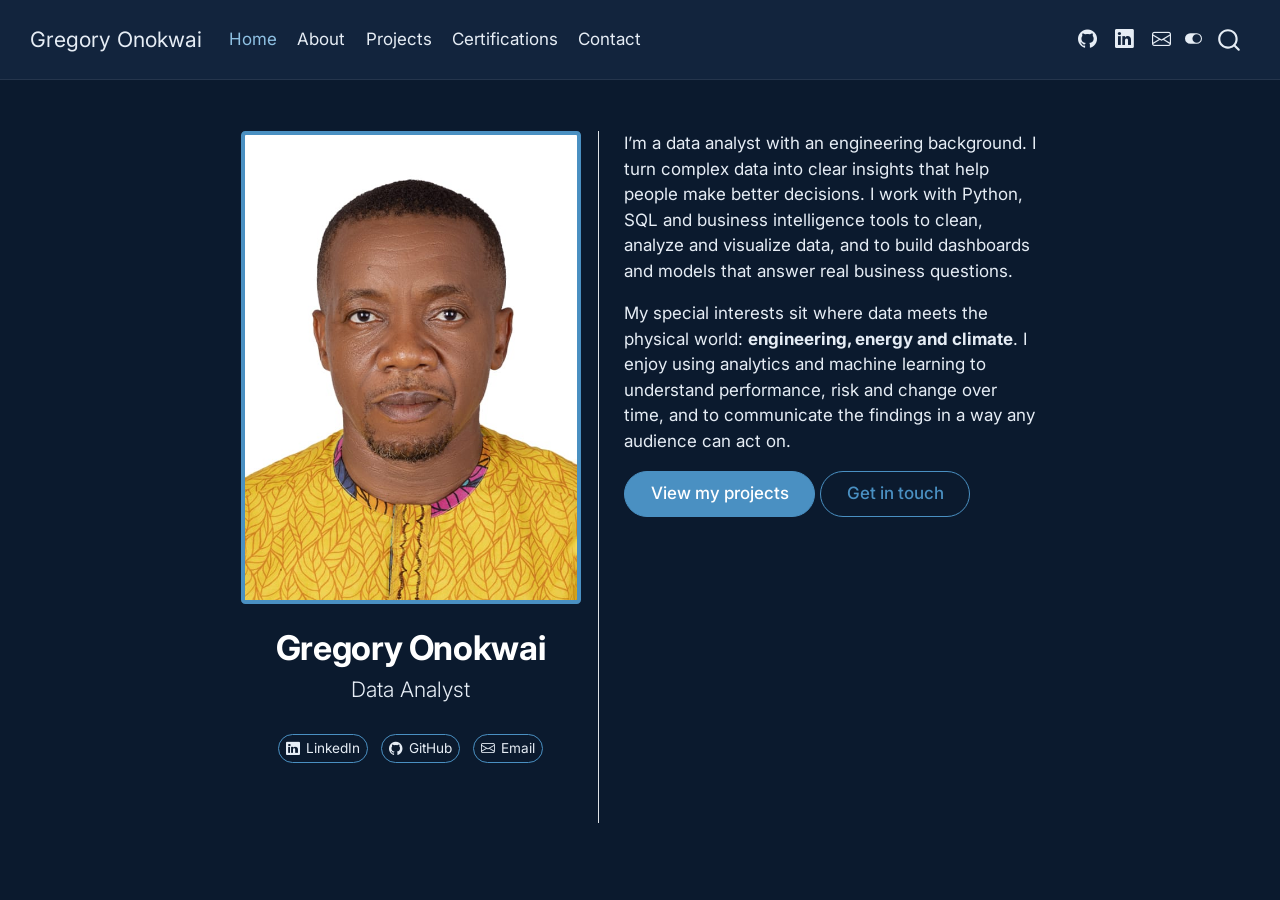
<file: docs/index.html>
<!DOCTYPE html>
<html xmlns="http://www.w3.org/1999/xhtml" lang="en" xml:lang="en"><head>

<meta charset="utf-8">
<meta name="generator" content="quarto-1.10.20">

<meta name="viewport" content="width=device-width, initial-scale=1.0, user-scalable=yes">


<title>Gregory Onokwai</title>
<style>
/* Default styles provided by pandoc.
** See https://pandoc.org/MANUAL.html#variables-for-html for config info.
*/
span.smallcaps{font-variant: small-caps;}
div.columns{display: flex; gap: 1.5em;}
div.column{flex: auto;}
@media screen {
div.columns{gap: min(4vw, 1.5em);}
div.column{overflow-x: auto;}
}
div.hanging-indent{margin-left: 1.5em; text-indent: -1.5em;}
ul.task-list{list-style: none;}
ul.task-list li input[type="checkbox"] {
  width: 0.8em;
  margin: 0 0.8em 0.2em -1em; /* quarto-specific, see https://github.com/quarto-dev/quarto-cli/issues/4556 */ 
  vertical-align: middle;
}
</style>


<script src="site_libs/quarto-nav/quarto-nav.js"></script>
<script src="site_libs/quarto-nav/headroom.min.js"></script>
<script src="site_libs/clipboard/clipboard.min.js"></script>
<script src="site_libs/quarto-search/autocomplete.umd.js"></script>
<script src="site_libs/quarto-search/fuse.min.js"></script>
<script src="site_libs/quarto-search/quarto-search.js"></script>
<meta name="quarto:offset" content="./">
<script src="site_libs/quarto-html/quarto.js" type="module"></script>
<script src="site_libs/quarto-html/tabsets/tabsets.js" type="module"></script>
<script src="site_libs/quarto-html/popper.min.js"></script>
<script src="site_libs/quarto-html/tippy.umd.min.js"></script>
<link href="site_libs/quarto-html/tippy.css" rel="stylesheet">
<link href="site_libs/quarto-html/quarto-syntax-highlighting-17888a1159294d3eb470f19f6f52f5a5.css" rel="stylesheet" class="quarto-color-scheme" id="quarto-text-highlighting-styles">
<link href="site_libs/quarto-html/quarto-syntax-highlighting-dark-0ae969d3293726db143f6e9eb89af930.css" rel="stylesheet" class="quarto-color-scheme quarto-color-alternate" id="quarto-text-highlighting-styles">
<script src="site_libs/bootstrap/bootstrap.min.js"></script>
<link href="site_libs/bootstrap/bootstrap-icons.css" rel="stylesheet">
<link href="site_libs/bootstrap/bootstrap-172ba59bd5e0b52282274ba0c0cc16fc.min.css" rel="stylesheet" append-hash="true" class="quarto-color-scheme" id="quarto-bootstrap" data-mode="light">
<link href="site_libs/bootstrap/bootstrap-dark-54be7851a81d0b10a2145194253ef641.min.css" rel="stylesheet" append-hash="true" class="quarto-color-scheme quarto-color-alternate" id="quarto-bootstrap" data-mode="dark">
<script id="quarto-search-options" type="application/json">{
  "location": "navbar",
  "copy-button": false,
  "collapse-after": 3,
  "panel-placement": "end",
  "type": "overlay",
  "limit": 50,
  "keyboard-shortcut": [
    "f",
    "/",
    "s"
  ],
  "show-item-context": false,
  "language": {
    "search-no-results-text": "No results",
    "search-matching-documents-text": "matching documents",
    "search-copy-link-title": "Copy link to search",
    "search-hide-matches-text": "Hide additional matches",
    "search-more-match-text": "more match in this document",
    "search-more-matches-text": "more matches in this document",
    "search-clear-button-title": "Clear",
    "search-text-placeholder": "",
    "search-detached-cancel-button-title": "Cancel",
    "search-submit-button-title": "Submit",
    "search-label": "Search"
  }
}</script>


<link rel="stylesheet" href="styles.css">
</head>

<body class="nav-fixed fullcontent quarto-dark"><script id="quarto-html-before-body" type="application/javascript">
    const toggleBodyColorMode = (bsSheetEl) => {
      const mode = bsSheetEl.getAttribute("data-mode");
      const bodyEl = window.document.querySelector("body");
      if (mode === "dark") {
        bodyEl.classList.add("quarto-dark");
        bodyEl.classList.remove("quarto-light");
      } else {
        bodyEl.classList.add("quarto-light");
        bodyEl.classList.remove("quarto-dark");
      }
    }
    const toggleBodyColorPrimary = () => {
      const bsSheetEl = window.document.querySelector("link#quarto-bootstrap:not([rel=disabled-stylesheet])");
      if (bsSheetEl) {
        toggleBodyColorMode(bsSheetEl);
      }
    }
    const setColorSchemeToggle = (alternate) => {
      const toggles = window.document.querySelectorAll('.quarto-color-scheme-toggle');
      for (let i=0; i < toggles.length; i++) {
        const toggle = toggles[i];
        if (toggle) {
          if (alternate) {
            toggle.classList.add("alternate");
          } else {
            toggle.classList.remove("alternate");
          }
        }
      }
    };
    const toggleColorMode = (alternate) => {
      // Switch the stylesheets
      const primaryStylesheets = window.document.querySelectorAll('link.quarto-color-scheme:not(.quarto-color-alternate)');
      const alternateStylesheets = window.document.querySelectorAll('link.quarto-color-scheme.quarto-color-alternate');
      manageTransitions('#quarto-margin-sidebar .nav-link', false);
      if (alternate) {
        // note: dark is layered on light, we don't disable primary!
        enableStylesheet(alternateStylesheets);
        for (const sheetNode of alternateStylesheets) {
          if (sheetNode.id === "quarto-bootstrap") {
            toggleBodyColorMode(sheetNode);
          }
        }
      } else {
        disableStylesheet(alternateStylesheets);
        enableStylesheet(primaryStylesheets)
        toggleBodyColorPrimary();
      }
      manageTransitions('#quarto-margin-sidebar .nav-link', true);
      // Switch the toggles
      setColorSchemeToggle(alternate)
      // Hack to workaround the fact that safari doesn't
      // properly recolor the scrollbar when toggling (#1455)
      if (navigator.userAgent.indexOf('Safari') > 0 && navigator.userAgent.indexOf('Chrome') == -1) {
        manageTransitions("body", false);
        window.scrollTo(0, 1);
        setTimeout(() => {
          window.scrollTo(0, 0);
          manageTransitions("body", true);
        }, 40);
      }
    }
    const disableStylesheet = (stylesheets) => {
      for (let i=0; i < stylesheets.length; i++) {
        const stylesheet = stylesheets[i];
        stylesheet.rel = 'disabled-stylesheet';
      }
    }
    const enableStylesheet = (stylesheets) => {
      for (let i=0; i < stylesheets.length; i++) {
        const stylesheet = stylesheets[i];
        if(stylesheet.rel !== 'stylesheet') { // for Chrome, which will still FOUC without this check
          stylesheet.rel = 'stylesheet';
        }
      }
    }
    const manageTransitions = (selector, allowTransitions) => {
      const els = window.document.querySelectorAll(selector);
      for (let i=0; i < els.length; i++) {
        const el = els[i];
        if (allowTransitions) {
          el.classList.remove('notransition');
        } else {
          el.classList.add('notransition');
        }
      }
    }
    const isFileUrl = () => {
      return window.location.protocol === 'file:';
    }
    const hasAlternateSentinel = () => {
      let styleSentinel = getColorSchemeSentinel();
      if (styleSentinel !== null) {
        return styleSentinel === "alternate";
      } else {
        return false;
      }
    }
    const setStyleSentinel = (alternate) => {
      const value = alternate ? "alternate" : "default";
      if (!isFileUrl()) {
        window.localStorage.setItem("quarto-color-scheme", value);
      } else {
        localAlternateSentinel = value;
      }
    }
    const getColorSchemeSentinel = () => {
      if (!isFileUrl()) {
        const storageValue = window.localStorage.getItem("quarto-color-scheme");
        return storageValue != null ? storageValue : localAlternateSentinel;
      } else {
        return localAlternateSentinel;
      }
    }
    const toggleGiscusIfUsed = (isAlternate, darkModeDefault) => {
      const baseTheme = document.querySelector('#giscus-base-theme')?.value ?? 'light';
      const alternateTheme = document.querySelector('#giscus-alt-theme')?.value ?? 'dark';
      let newTheme = '';
      if(authorPrefersDark) {
        newTheme = isAlternate ? baseTheme : alternateTheme;
      } else {
        newTheme = isAlternate ? alternateTheme : baseTheme;
      }
      const changeGiscusTheme = () => {
        // From: https://github.com/giscus/giscus/issues/336
        const sendMessage = (message) => {
          const iframe = document.querySelector('iframe.giscus-frame');
          if (!iframe) return;
          iframe.contentWindow.postMessage({ giscus: message }, 'https://giscus.app');
        }
        sendMessage({
          setConfig: {
            theme: newTheme
          }
        });
      }
      const isGiscussLoaded = window.document.querySelector('iframe.giscus-frame') !== null;
      if (isGiscussLoaded) {
        changeGiscusTheme();
      }
    };
    const authorPrefersDark = true;
    const darkModeDefault = authorPrefersDark;
    let localAlternateSentinel = darkModeDefault ? 'alternate' : 'default';
    // Dark / light mode switch
    window.quartoToggleColorScheme = () => {
      // Read the current dark / light value
      let toAlternate = !hasAlternateSentinel();
      toggleColorMode(toAlternate);
      setStyleSentinel(toAlternate);
      toggleGiscusIfUsed(toAlternate, darkModeDefault);
      window.dispatchEvent(new Event('resize'));
    };
    // Switch to dark mode if need be
    if (hasAlternateSentinel()) {
      toggleColorMode(true);
    } else {
      toggleColorMode(false);
    }
  </script>

<div id="quarto-search-results"></div>
  <header id="quarto-header" class="headroom fixed-top">
    <nav class="navbar navbar-expand-lg " data-bs-theme="dark">
      <div class="navbar-container container-fluid">
      <div class="navbar-brand-container mx-auto">
    <a class="navbar-brand" href="./index.html">
    <span class="navbar-title">Gregory Onokwai</span>
    </a>
  </div>
            <div id="quarto-search" class="" title="Search"></div>
          <button class="navbar-toggler" type="button" data-bs-toggle="collapse" data-bs-target="#navbarCollapse" aria-controls="navbarCollapse" role="menu" aria-expanded="false" aria-label="Toggle navigation" onclick="if (window.quartoToggleHeadroom) { window.quartoToggleHeadroom(); }">
  <span class="navbar-toggler-icon"></span>
</button>
          <div class="collapse navbar-collapse" id="navbarCollapse">
            <ul class="navbar-nav navbar-nav-scroll me-auto">
  <li class="nav-item">
    <a class="nav-link active" href="./index.html" aria-current="page"> 
<span class="menu-text">Home</span></a>
  </li>  
  <li class="nav-item">
    <a class="nav-link" href="./about.html"> 
<span class="menu-text">About</span></a>
  </li>  
  <li class="nav-item">
    <a class="nav-link" href="./projects.html"> 
<span class="menu-text">Projects</span></a>
  </li>  
  <li class="nav-item">
    <a class="nav-link" href="./certifications.html"> 
<span class="menu-text">Certifications</span></a>
  </li>  
  <li class="nav-item">
    <a class="nav-link" href="./contact.html"> 
<span class="menu-text">Contact</span></a>
  </li>  
</ul>
            <ul class="navbar-nav navbar-nav-scroll ms-auto">
  <li class="nav-item compact">
    <a class="nav-link" href="https://github.com/GregoryOnokwai"> <i class="bi bi-github" role="img">
</i> 
<span class="menu-text"></span></a>
  </li>  
  <li class="nav-item compact">
    <a class="nav-link" href="https://linkedin.com/in/gregory-onokwai"> <i class="bi bi-linkedin" role="img">
</i> 
<span class="menu-text"></span></a>
  </li>  
  <li class="nav-item compact">
    <a class="nav-link" href="mailto:gregoryonokwai@gmail.com"> <i class="bi bi-envelope" role="img">
</i> 
<span class="menu-text"></span></a>
  </li>  
</ul>
          </div> <!-- /navcollapse -->
            <div class="quarto-navbar-tools">
  <a href="" class="quarto-color-scheme-toggle quarto-navigation-tool  px-1" onclick="window.quartoToggleColorScheme(); return false;" title="Toggle dark mode"><i class="bi"></i></a>
</div>
      </div> <!-- /container-fluid -->
    </nav>
</header>
<!-- content -->
<div id="quarto-content" class="quarto-container page-columns page-rows-contents page-layout-article page-navbar">
<!-- sidebar -->
<!-- margin-sidebar -->
    
<!-- main -->
<div class="quarto-about-trestles">
  <div class="about-entity">
    <img src="passport/headshot.jpg" class="about-image
  rounded " style="width: 20em;">
<header id="title-block-header" class="quarto-title-block default">
<div class="quarto-title">
<h1 class="title">Gregory Onokwai</h1>
<p class="subtitle lead">Data Analyst</p>
</div>
<div class="quarto-title-meta">
  </div>
</header>
    <div class="about-links">
  <a href="https://linkedin.com/in/gregory-onokwai" class="about-link" rel="" target="">
    <i class="bi bi-linkedin"></i>
     <span class="about-link-text">LinkedIn</span>
  </a>
  <a href="https://github.com/GregoryOnokwai" class="about-link" rel="" target="">
    <i class="bi bi-github"></i>
     <span class="about-link-text">GitHub</span>
  </a>
  <a href="mailto:gregoryonokwai@gmail.com" class="about-link" rel="" target="">
    <i class="bi bi-envelope"></i>
     <span class="about-link-text">Email</span>
  </a>
</div>
  </div>
  <div class="about-contents"><main class="content" id="quarto-document-content">

<p>I’m a data analyst with an engineering background. I turn complex data into clear insights that help people make better decisions. I work with Python, SQL and business intelligence tools to clean, analyze and visualize data, and to build dashboards and models that answer real business questions.</p>
<p>My special interests sit where data meets the physical world: <strong>engineering, energy and climate</strong>. I enjoy using analytics and machine learning to understand performance, risk and change over time, and to communicate the findings in a way any audience can act on.</p>
<p><a href="./projects.html" class="btn btn-primary">View my projects</a> <a href="./contact.html" class="btn btn-outline-primary">Get in touch</a></p>


</main></div>
</div>
 <!-- /main -->
<script id="quarto-html-after-body" type="application/javascript">
  window.document.addEventListener("DOMContentLoaded", function (event) {
    // Ensure there is a toggle, if there isn't float one in the top right
    if (window.document.querySelector('.quarto-color-scheme-toggle') === null) {
      const a = window.document.createElement('a');
      a.classList.add('top-right');
      a.classList.add('quarto-color-scheme-toggle');
      a.href = "";
      a.onclick = function() { try { window.quartoToggleColorScheme(); } catch {} return false; };
      const i = window.document.createElement("i");
      i.classList.add('bi');
      a.appendChild(i);
      window.document.body.appendChild(a);
    }
    setColorSchemeToggle(hasAlternateSentinel())
    const isCodeAnnotation = (el) => {
      for (const clz of el.classList) {
        if (clz.startsWith('code-annotation-')) {                     
          return true;
        }
      }
      return false;
    }
    const onCopySuccess = function(e) {
      // button target
      const button = e.trigger;
      // don't keep focus
      button.blur();
      // flash "checked"
      button.classList.add('code-copy-button-checked');
      var currentTitle = button.getAttribute("title");
      button.setAttribute("title", "Copied!");
      let tooltip;
      if (window.bootstrap) {
        button.setAttribute("data-bs-toggle", "tooltip");
        button.setAttribute("data-bs-placement", "left");
        button.setAttribute("data-bs-title", "Copied!");
        tooltip = new bootstrap.Tooltip(button, 
          { trigger: "manual", 
            customClass: "code-copy-button-tooltip",
            offset: [0, -8]});
        tooltip.show();    
      }
      setTimeout(function() {
        if (tooltip) {
          tooltip.hide();
          button.removeAttribute("data-bs-title");
          button.removeAttribute("data-bs-toggle");
          button.removeAttribute("data-bs-placement");
        }
        button.setAttribute("title", currentTitle);
        button.classList.remove('code-copy-button-checked');
      }, 1000);
      // clear code selection
      e.clearSelection();
    }
    const getTextToCopy = function(trigger) {
      const outerScaffold = trigger.parentElement.cloneNode(true);
      const codeEl = outerScaffold.querySelector('code');
      for (const childEl of codeEl.children) {
        if (isCodeAnnotation(childEl)) {
          childEl.remove();
        }
      }
      return codeEl.innerText;
    }
    const clipboard = new window.ClipboardJS('.code-copy-button:not([data-in-quarto-modal])', {
      text: getTextToCopy
    });
    clipboard.on('success', onCopySuccess);
    if (window.document.getElementById('quarto-embedded-source-code-modal')) {
      const clipboardModal = new window.ClipboardJS('.code-copy-button[data-in-quarto-modal]', {
        text: getTextToCopy,
        container: window.document.getElementById('quarto-embedded-source-code-modal')
      });
      clipboardModal.on('success', onCopySuccess);
    }
      var localhostRegex = new RegExp(/^(?:http|https):\/\/localhost\:?[0-9]*\//);
      var mailtoRegex = new RegExp(/^mailto:/);
        var filterRegex = new RegExp("https:\/\/gregoryonokwai\.github\.io");
      var isInternal = (href) => {
          return filterRegex.test(href) || localhostRegex.test(href) || mailtoRegex.test(href);
      }
      // Inspect non-navigation links and adorn them if external
     var links = window.document.querySelectorAll('a[href]:not(.nav-link):not(.navbar-brand):not(.toc-action):not(.sidebar-link):not(.sidebar-item-toggle):not(.pagination-link):not(.no-external):not([aria-hidden]):not(.dropdown-item):not(.quarto-navigation-tool):not(.about-link)');
      for (var i=0; i<links.length; i++) {
        const link = links[i];
        if (!isInternal(link.href)) {
          // undo the damage that might have been done by quarto-nav.js in the case of
          // links that we want to consider external
          if (link.dataset.originalHref !== undefined) {
            link.href = link.dataset.originalHref;
          }
        }
      }
    function tippyHover(el, contentFn, onTriggerFn, onUntriggerFn) {
      const config = {
        allowHTML: true,
        maxWidth: 500,
        delay: 100,
        arrow: false,
        appendTo: function(el) {
            return el.parentElement;
        },
        interactive: true,
        interactiveBorder: 10,
        theme: 'quarto',
        placement: 'bottom-start',
      };
      if (contentFn) {
        config.content = contentFn;
      }
      if (onTriggerFn) {
        config.onTrigger = onTriggerFn;
      }
      if (onUntriggerFn) {
        config.onUntrigger = onUntriggerFn;
      }
      window.tippy(el, config); 
    }
    const noterefs = window.document.querySelectorAll('a[role="doc-noteref"]');
    for (var i=0; i<noterefs.length; i++) {
      const ref = noterefs[i];
      tippyHover(ref, function() {
        // use id or data attribute instead here
        let href = ref.getAttribute('data-footnote-href') || ref.getAttribute('href');
        try { href = new URL(href).hash; } catch {}
        const id = href.replace(/^#\/?/, "");
        const note = window.document.getElementById(id);
        if (note) {
          return note.innerHTML;
        } else {
          return "";
        }
      });
    }
    const xrefs = window.document.querySelectorAll('a.quarto-xref');
    const processXRef = (id, note) => {
      // Strip column container classes
      const stripColumnClz = (el) => {
        el.classList.remove("page-full", "page-columns");
        if (el.children) {
          for (const child of el.children) {
            stripColumnClz(child);
          }
        }
      }
      stripColumnClz(note)
      if (id === null || id.startsWith('sec-')) {
        // Special case sections, only their first couple elements
        const container = document.createElement("div");
        if (note.children && note.children.length > 2) {
          container.appendChild(note.children[0].cloneNode(true));
          for (let i = 1; i < note.children.length; i++) {
            const child = note.children[i];
            if (child.tagName === "P" && child.innerText === "") {
              continue;
            } else {
              container.appendChild(child.cloneNode(true));
              break;
            }
          }
          if (window.Quarto?.typesetMath) {
            window.Quarto.typesetMath(container);
          }
          return container.innerHTML
        } else {
          if (window.Quarto?.typesetMath) {
            window.Quarto.typesetMath(note);
          }
          return note.innerHTML;
        }
      } else {
        // Remove any anchor links if they are present
        const anchorLink = note.querySelector('a.anchorjs-link');
        if (anchorLink) {
          anchorLink.remove();
        }
        if (window.Quarto?.typesetMath) {
          window.Quarto.typesetMath(note);
        }
        if (note.classList.contains("callout")) {
          return note.outerHTML;
        } else {
          return note.innerHTML;
        }
      }
    }
    for (var i=0; i<xrefs.length; i++) {
      const xref = xrefs[i];
      tippyHover(xref, undefined, function(instance) {
        instance.disable();
        let url = xref.getAttribute('href');
        let hash = undefined; 
        if (url.startsWith('#')) {
          hash = url;
        } else {
          try { hash = new URL(url).hash; } catch {}
        }
        if (hash) {
          const id = hash.replace(/^#\/?/, "");
          const note = window.document.getElementById(id);
          if (note !== null) {
            try {
              const html = processXRef(id, note.cloneNode(true));
              instance.setContent(html);
            } finally {
              instance.enable();
              instance.show();
            }
          } else {
            // See if we can fetch this
            fetch(url.split('#')[0])
            .then(res => res.text())
            .then(html => {
              const parser = new DOMParser();
              const htmlDoc = parser.parseFromString(html, "text/html");
              const note = htmlDoc.getElementById(id);
              if (note !== null) {
                const html = processXRef(id, note);
                instance.setContent(html);
              } 
            }).finally(() => {
              instance.enable();
              instance.show();
            });
          }
        } else {
          // See if we can fetch a full url (with no hash to target)
          // This is a special case and we should probably do some content thinning / targeting
          fetch(url)
          .then(res => res.text())
          .then(html => {
            const parser = new DOMParser();
            const htmlDoc = parser.parseFromString(html, "text/html");
            const note = htmlDoc.querySelector('main.content');
            if (note !== null) {
              // This should only happen for chapter cross references
              // (since there is no id in the URL)
              // remove the first header
              if (note.children.length > 0 && note.children[0].tagName === "HEADER") {
                note.children[0].remove();
              }
              const html = processXRef(null, note);
              instance.setContent(html);
            } 
          }).finally(() => {
            instance.enable();
            instance.show();
          });
        }
      }, function(instance) {
      });
    }
        let selectedAnnoteEl;
        const selectorForAnnotation = ( cell, annotation) => {
          let cellAttr = 'data-code-cell="' + cell + '"';
          let lineAttr = 'data-code-annotation="' +  annotation + '"';
          const selector = 'span[' + cellAttr + '][' + lineAttr + ']';
          return selector;
        }
        const selectCodeLines = (annoteEl) => {
          const doc = window.document;
          const targetCell = annoteEl.getAttribute("data-target-cell");
          const targetAnnotation = annoteEl.getAttribute("data-target-annotation");
          const annoteSpan = window.document.querySelector(selectorForAnnotation(targetCell, targetAnnotation));
          const lines = annoteSpan.getAttribute("data-code-lines").split(",");
          const lineIds = lines.map((line) => {
            return targetCell + "-" + line;
          })
          let top = null;
          let height = null;
          let parent = null;
          if (lineIds.length > 0) {
              //compute the position of the single el (top and bottom and make a div)
              const el = window.document.getElementById(lineIds[0]);
              top = el.offsetTop;
              height = el.offsetHeight;
              parent = el.parentElement.parentElement;
            if (lineIds.length > 1) {
              const lastEl = window.document.getElementById(lineIds[lineIds.length - 1]);
              const bottom = lastEl.offsetTop + lastEl.offsetHeight;
              height = bottom - top;
            }
            if (top !== null && height !== null && parent !== null) {
              // cook up a div (if necessary) and position it 
              let div = window.document.getElementById("code-annotation-line-highlight");
              if (div === null) {
                div = window.document.createElement("div");
                div.setAttribute("id", "code-annotation-line-highlight");
                div.style.position = 'absolute';
                parent.appendChild(div);
              }
              div.style.top = top - 2 + "px";
              div.style.height = height + 4 + "px";
              div.style.left = 0;
              let gutterDiv = window.document.getElementById("code-annotation-line-highlight-gutter");
              if (gutterDiv === null) {
                gutterDiv = window.document.createElement("div");
                gutterDiv.setAttribute("id", "code-annotation-line-highlight-gutter");
                gutterDiv.style.position = 'absolute';
                const codeCell = window.document.getElementById(targetCell);
                const gutter = codeCell.querySelector('.code-annotation-gutter');
                gutter.appendChild(gutterDiv);
              }
              gutterDiv.style.top = top - 2 + "px";
              gutterDiv.style.height = height + 4 + "px";
            }
            selectedAnnoteEl = annoteEl;
          }
        };
        const unselectCodeLines = () => {
          const elementsIds = ["code-annotation-line-highlight", "code-annotation-line-highlight-gutter"];
          elementsIds.forEach((elId) => {
            const div = window.document.getElementById(elId);
            if (div) {
              div.remove();
            }
          });
          selectedAnnoteEl = undefined;
        };
          // Handle positioning of the toggle
      window.addEventListener(
        "resize",
        throttle(() => {
          elRect = undefined;
          if (selectedAnnoteEl) {
            selectCodeLines(selectedAnnoteEl);
          }
        }, 10)
      );
      function throttle(fn, ms) {
      let throttle = false;
      let timer;
        return (...args) => {
          if(!throttle) { // first call gets through
              fn.apply(this, args);
              throttle = true;
          } else { // all the others get throttled
              if(timer) clearTimeout(timer); // cancel #2
              timer = setTimeout(() => {
                fn.apply(this, args);
                timer = throttle = false;
              }, ms);
          }
        };
      }
        // Attach click handler to the DT
        const annoteDls = window.document.querySelectorAll('dt[data-target-cell]');
        for (const annoteDlNode of annoteDls) {
          annoteDlNode.addEventListener('click', (event) => {
            const clickedEl = event.target;
            if (clickedEl !== selectedAnnoteEl) {
              unselectCodeLines();
              const activeEl = window.document.querySelector('dt[data-target-cell].code-annotation-active');
              if (activeEl) {
                activeEl.classList.remove('code-annotation-active');
              }
              selectCodeLines(clickedEl);
              clickedEl.classList.add('code-annotation-active');
            } else {
              // Unselect the line
              unselectCodeLines();
              clickedEl.classList.remove('code-annotation-active');
            }
          });
        }
    const findCites = (el) => {
      const parentEl = el.parentElement;
      if (parentEl) {
        const cites = parentEl.dataset.cites;
        if (cites) {
          return {
            el,
            cites: cites.split(' ')
          };
        } else {
          return findCites(el.parentElement)
        }
      } else {
        return undefined;
      }
    };
    var bibliorefs = window.document.querySelectorAll('a[role="doc-biblioref"]');
    for (var i=0; i<bibliorefs.length; i++) {
      const ref = bibliorefs[i];
      const citeInfo = findCites(ref);
      if (citeInfo) {
        tippyHover(citeInfo.el, function() {
          var popup = window.document.createElement('div');
          citeInfo.cites.forEach(function(cite) {
            var citeDiv = window.document.createElement('div');
            citeDiv.classList.add('hanging-indent');
            citeDiv.classList.add('csl-entry');
            var biblioDiv = window.document.getElementById('ref-' + cite);
            if (biblioDiv) {
              citeDiv.innerHTML = biblioDiv.innerHTML;
            }
            popup.appendChild(citeDiv);
          });
          return popup.innerHTML;
        });
      }
    }
  });
  </script>
</div> <!-- /content -->




</body></html>
</file>
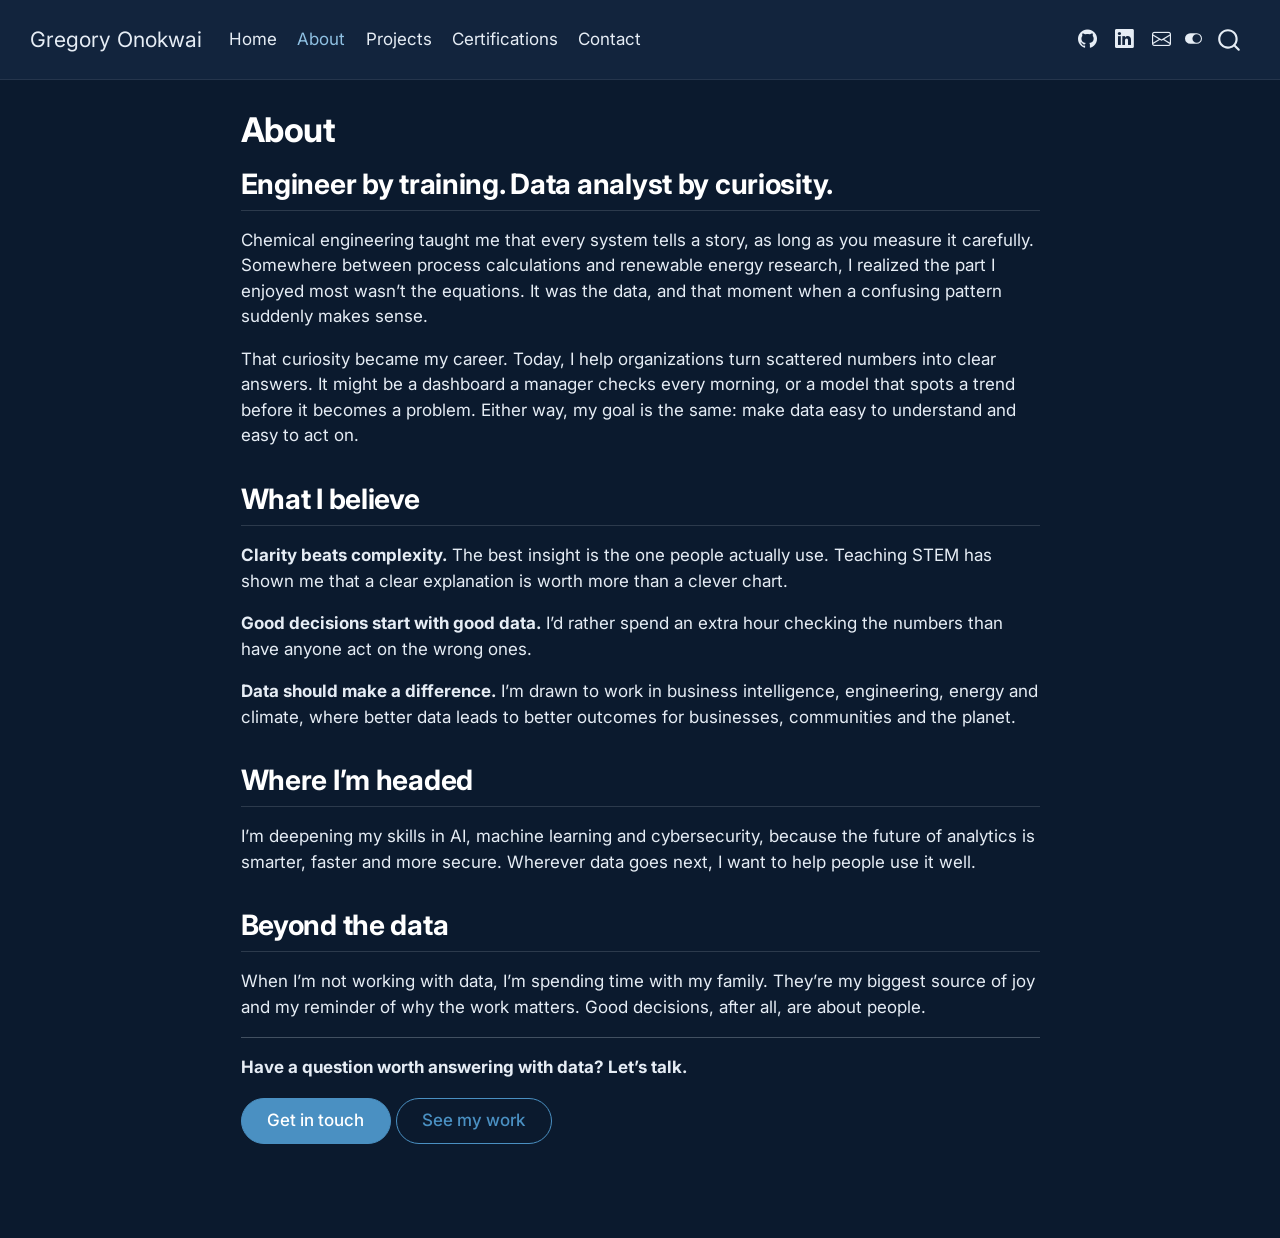
<file: docs/about.html>
<!DOCTYPE html>
<html xmlns="http://www.w3.org/1999/xhtml" lang="en" xml:lang="en"><head>

<meta charset="utf-8">
<meta name="generator" content="quarto-1.10.20">

<meta name="viewport" content="width=device-width, initial-scale=1.0, user-scalable=yes">


<title>About – Gregory Onokwai</title>
<style>
/* Default styles provided by pandoc.
** See https://pandoc.org/MANUAL.html#variables-for-html for config info.
*/
span.smallcaps{font-variant: small-caps;}
div.columns{display: flex; gap: 1.5em;}
div.column{flex: auto;}
@media screen {
div.columns{gap: min(4vw, 1.5em);}
div.column{overflow-x: auto;}
}
div.hanging-indent{margin-left: 1.5em; text-indent: -1.5em;}
ul.task-list{list-style: none;}
ul.task-list li input[type="checkbox"] {
  width: 0.8em;
  margin: 0 0.8em 0.2em -1em; /* quarto-specific, see https://github.com/quarto-dev/quarto-cli/issues/4556 */ 
  vertical-align: middle;
}
</style>


<script src="site_libs/quarto-nav/quarto-nav.js"></script>
<script src="site_libs/quarto-nav/headroom.min.js"></script>
<script src="site_libs/clipboard/clipboard.min.js"></script>
<script src="site_libs/quarto-search/autocomplete.umd.js"></script>
<script src="site_libs/quarto-search/fuse.min.js"></script>
<script src="site_libs/quarto-search/quarto-search.js"></script>
<meta name="quarto:offset" content="./">
<script src="site_libs/quarto-html/quarto.js" type="module"></script>
<script src="site_libs/quarto-html/tabsets/tabsets.js" type="module"></script>
<script src="site_libs/quarto-html/popper.min.js"></script>
<script src="site_libs/quarto-html/tippy.umd.min.js"></script>
<script src="site_libs/quarto-html/anchor.min.js"></script>
<link href="site_libs/quarto-html/tippy.css" rel="stylesheet">
<link href="site_libs/quarto-html/quarto-syntax-highlighting-17888a1159294d3eb470f19f6f52f5a5.css" rel="stylesheet" class="quarto-color-scheme" id="quarto-text-highlighting-styles">
<link href="site_libs/quarto-html/quarto-syntax-highlighting-dark-0ae969d3293726db143f6e9eb89af930.css" rel="stylesheet" class="quarto-color-scheme quarto-color-alternate" id="quarto-text-highlighting-styles">
<script src="site_libs/bootstrap/bootstrap.min.js"></script>
<link href="site_libs/bootstrap/bootstrap-icons.css" rel="stylesheet">
<link href="site_libs/bootstrap/bootstrap-172ba59bd5e0b52282274ba0c0cc16fc.min.css" rel="stylesheet" append-hash="true" class="quarto-color-scheme" id="quarto-bootstrap" data-mode="light">
<link href="site_libs/bootstrap/bootstrap-dark-54be7851a81d0b10a2145194253ef641.min.css" rel="stylesheet" append-hash="true" class="quarto-color-scheme quarto-color-alternate" id="quarto-bootstrap" data-mode="dark">
<script id="quarto-search-options" type="application/json">{
  "location": "navbar",
  "copy-button": false,
  "collapse-after": 3,
  "panel-placement": "end",
  "type": "overlay",
  "limit": 50,
  "keyboard-shortcut": [
    "f",
    "/",
    "s"
  ],
  "show-item-context": false,
  "language": {
    "search-no-results-text": "No results",
    "search-matching-documents-text": "matching documents",
    "search-copy-link-title": "Copy link to search",
    "search-hide-matches-text": "Hide additional matches",
    "search-more-match-text": "more match in this document",
    "search-more-matches-text": "more matches in this document",
    "search-clear-button-title": "Clear",
    "search-text-placeholder": "",
    "search-detached-cancel-button-title": "Cancel",
    "search-submit-button-title": "Submit",
    "search-label": "Search"
  }
}</script>


<link rel="stylesheet" href="styles.css">
</head>

<body class="nav-fixed fullcontent quarto-dark"><script id="quarto-html-before-body" type="application/javascript">
    const toggleBodyColorMode = (bsSheetEl) => {
      const mode = bsSheetEl.getAttribute("data-mode");
      const bodyEl = window.document.querySelector("body");
      if (mode === "dark") {
        bodyEl.classList.add("quarto-dark");
        bodyEl.classList.remove("quarto-light");
      } else {
        bodyEl.classList.add("quarto-light");
        bodyEl.classList.remove("quarto-dark");
      }
    }
    const toggleBodyColorPrimary = () => {
      const bsSheetEl = window.document.querySelector("link#quarto-bootstrap:not([rel=disabled-stylesheet])");
      if (bsSheetEl) {
        toggleBodyColorMode(bsSheetEl);
      }
    }
    const setColorSchemeToggle = (alternate) => {
      const toggles = window.document.querySelectorAll('.quarto-color-scheme-toggle');
      for (let i=0; i < toggles.length; i++) {
        const toggle = toggles[i];
        if (toggle) {
          if (alternate) {
            toggle.classList.add("alternate");
          } else {
            toggle.classList.remove("alternate");
          }
        }
      }
    };
    const toggleColorMode = (alternate) => {
      // Switch the stylesheets
      const primaryStylesheets = window.document.querySelectorAll('link.quarto-color-scheme:not(.quarto-color-alternate)');
      const alternateStylesheets = window.document.querySelectorAll('link.quarto-color-scheme.quarto-color-alternate');
      manageTransitions('#quarto-margin-sidebar .nav-link', false);
      if (alternate) {
        // note: dark is layered on light, we don't disable primary!
        enableStylesheet(alternateStylesheets);
        for (const sheetNode of alternateStylesheets) {
          if (sheetNode.id === "quarto-bootstrap") {
            toggleBodyColorMode(sheetNode);
          }
        }
      } else {
        disableStylesheet(alternateStylesheets);
        enableStylesheet(primaryStylesheets)
        toggleBodyColorPrimary();
      }
      manageTransitions('#quarto-margin-sidebar .nav-link', true);
      // Switch the toggles
      setColorSchemeToggle(alternate)
      // Hack to workaround the fact that safari doesn't
      // properly recolor the scrollbar when toggling (#1455)
      if (navigator.userAgent.indexOf('Safari') > 0 && navigator.userAgent.indexOf('Chrome') == -1) {
        manageTransitions("body", false);
        window.scrollTo(0, 1);
        setTimeout(() => {
          window.scrollTo(0, 0);
          manageTransitions("body", true);
        }, 40);
      }
    }
    const disableStylesheet = (stylesheets) => {
      for (let i=0; i < stylesheets.length; i++) {
        const stylesheet = stylesheets[i];
        stylesheet.rel = 'disabled-stylesheet';
      }
    }
    const enableStylesheet = (stylesheets) => {
      for (let i=0; i < stylesheets.length; i++) {
        const stylesheet = stylesheets[i];
        if(stylesheet.rel !== 'stylesheet') { // for Chrome, which will still FOUC without this check
          stylesheet.rel = 'stylesheet';
        }
      }
    }
    const manageTransitions = (selector, allowTransitions) => {
      const els = window.document.querySelectorAll(selector);
      for (let i=0; i < els.length; i++) {
        const el = els[i];
        if (allowTransitions) {
          el.classList.remove('notransition');
        } else {
          el.classList.add('notransition');
        }
      }
    }
    const isFileUrl = () => {
      return window.location.protocol === 'file:';
    }
    const hasAlternateSentinel = () => {
      let styleSentinel = getColorSchemeSentinel();
      if (styleSentinel !== null) {
        return styleSentinel === "alternate";
      } else {
        return false;
      }
    }
    const setStyleSentinel = (alternate) => {
      const value = alternate ? "alternate" : "default";
      if (!isFileUrl()) {
        window.localStorage.setItem("quarto-color-scheme", value);
      } else {
        localAlternateSentinel = value;
      }
    }
    const getColorSchemeSentinel = () => {
      if (!isFileUrl()) {
        const storageValue = window.localStorage.getItem("quarto-color-scheme");
        return storageValue != null ? storageValue : localAlternateSentinel;
      } else {
        return localAlternateSentinel;
      }
    }
    const toggleGiscusIfUsed = (isAlternate, darkModeDefault) => {
      const baseTheme = document.querySelector('#giscus-base-theme')?.value ?? 'light';
      const alternateTheme = document.querySelector('#giscus-alt-theme')?.value ?? 'dark';
      let newTheme = '';
      if(authorPrefersDark) {
        newTheme = isAlternate ? baseTheme : alternateTheme;
      } else {
        newTheme = isAlternate ? alternateTheme : baseTheme;
      }
      const changeGiscusTheme = () => {
        // From: https://github.com/giscus/giscus/issues/336
        const sendMessage = (message) => {
          const iframe = document.querySelector('iframe.giscus-frame');
          if (!iframe) return;
          iframe.contentWindow.postMessage({ giscus: message }, 'https://giscus.app');
        }
        sendMessage({
          setConfig: {
            theme: newTheme
          }
        });
      }
      const isGiscussLoaded = window.document.querySelector('iframe.giscus-frame') !== null;
      if (isGiscussLoaded) {
        changeGiscusTheme();
      }
    };
    const authorPrefersDark = true;
    const darkModeDefault = authorPrefersDark;
    let localAlternateSentinel = darkModeDefault ? 'alternate' : 'default';
    // Dark / light mode switch
    window.quartoToggleColorScheme = () => {
      // Read the current dark / light value
      let toAlternate = !hasAlternateSentinel();
      toggleColorMode(toAlternate);
      setStyleSentinel(toAlternate);
      toggleGiscusIfUsed(toAlternate, darkModeDefault);
      window.dispatchEvent(new Event('resize'));
    };
    // Switch to dark mode if need be
    if (hasAlternateSentinel()) {
      toggleColorMode(true);
    } else {
      toggleColorMode(false);
    }
  </script>

<div id="quarto-search-results"></div>
  <header id="quarto-header" class="headroom fixed-top">
    <nav class="navbar navbar-expand-lg " data-bs-theme="dark">
      <div class="navbar-container container-fluid">
      <div class="navbar-brand-container mx-auto">
    <a class="navbar-brand" href="./index.html">
    <span class="navbar-title">Gregory Onokwai</span>
    </a>
  </div>
            <div id="quarto-search" class="" title="Search"></div>
          <button class="navbar-toggler" type="button" data-bs-toggle="collapse" data-bs-target="#navbarCollapse" aria-controls="navbarCollapse" role="menu" aria-expanded="false" aria-label="Toggle navigation" onclick="if (window.quartoToggleHeadroom) { window.quartoToggleHeadroom(); }">
  <span class="navbar-toggler-icon"></span>
</button>
          <div class="collapse navbar-collapse" id="navbarCollapse">
            <ul class="navbar-nav navbar-nav-scroll me-auto">
  <li class="nav-item">
    <a class="nav-link" href="./index.html"> 
<span class="menu-text">Home</span></a>
  </li>  
  <li class="nav-item">
    <a class="nav-link active" href="./about.html" aria-current="page"> 
<span class="menu-text">About</span></a>
  </li>  
  <li class="nav-item">
    <a class="nav-link" href="./projects.html"> 
<span class="menu-text">Projects</span></a>
  </li>  
  <li class="nav-item">
    <a class="nav-link" href="./certifications.html"> 
<span class="menu-text">Certifications</span></a>
  </li>  
  <li class="nav-item">
    <a class="nav-link" href="./contact.html"> 
<span class="menu-text">Contact</span></a>
  </li>  
</ul>
            <ul class="navbar-nav navbar-nav-scroll ms-auto">
  <li class="nav-item compact">
    <a class="nav-link" href="https://github.com/GregoryOnokwai"> <i class="bi bi-github" role="img">
</i> 
<span class="menu-text"></span></a>
  </li>  
  <li class="nav-item compact">
    <a class="nav-link" href="https://linkedin.com/in/gregory-onokwai"> <i class="bi bi-linkedin" role="img">
</i> 
<span class="menu-text"></span></a>
  </li>  
  <li class="nav-item compact">
    <a class="nav-link" href="mailto:gregoryonokwai@gmail.com"> <i class="bi bi-envelope" role="img">
</i> 
<span class="menu-text"></span></a>
  </li>  
</ul>
          </div> <!-- /navcollapse -->
            <div class="quarto-navbar-tools">
  <a href="" class="quarto-color-scheme-toggle quarto-navigation-tool  px-1" onclick="window.quartoToggleColorScheme(); return false;" title="Toggle dark mode"><i class="bi"></i></a>
</div>
      </div> <!-- /container-fluid -->
    </nav>
</header>
<!-- content -->
<div id="quarto-content" class="quarto-container page-columns page-rows-contents page-layout-article page-navbar">
<!-- sidebar -->
<!-- margin-sidebar -->
    
<!-- main -->
<main class="content" id="quarto-document-content">


<header id="title-block-header" class="quarto-title-block default">
<div class="quarto-title">
<h1 class="title">About</h1>
</div>



<div class="quarto-title-meta">

    
  
    
  </div>
  


</header>


<section id="engineer-by-training.-data-analyst-by-curiosity." class="level2">
<h2 class="anchored" data-anchor-id="engineer-by-training.-data-analyst-by-curiosity.">Engineer by training. Data analyst by curiosity.</h2>
<p>Chemical engineering taught me that every system tells a story, as long as you measure it carefully. Somewhere between process calculations and renewable energy research, I realized the part I enjoyed most wasn’t the equations. It was the data, and that moment when a confusing pattern suddenly makes sense.</p>
<p>That curiosity became my career. Today, I help organizations turn scattered numbers into clear answers. It might be a dashboard a manager checks every morning, or a model that spots a trend before it becomes a problem. Either way, my goal is the same: make data easy to understand and easy to act on.</p>
</section>
<section id="what-i-believe" class="level2">
<h2 class="anchored" data-anchor-id="what-i-believe">What I believe</h2>
<p><strong>Clarity beats complexity.</strong> The best insight is the one people actually use. Teaching STEM has shown me that a clear explanation is worth more than a clever chart.</p>
<p><strong>Good decisions start with good data.</strong> I’d rather spend an extra hour checking the numbers than have anyone act on the wrong ones.</p>
<p><strong>Data should make a difference.</strong> I’m drawn to work in business intelligence, engineering, energy and climate, where better data leads to better outcomes for businesses, communities and the planet.</p>
</section>
<section id="where-im-headed" class="level2">
<h2 class="anchored" data-anchor-id="where-im-headed">Where I’m headed</h2>
<p>I’m deepening my skills in AI, machine learning and cybersecurity, because the future of analytics is smarter, faster and more secure. Wherever data goes next, I want to help people use it well.</p>
</section>
<section id="beyond-the-data" class="level2">
<h2 class="anchored" data-anchor-id="beyond-the-data">Beyond the data</h2>
<p>When I’m not working with data, I’m spending time with my family. They’re my biggest source of joy and my reminder of why the work matters. Good decisions, after all, are about people.</p>
<hr>
<p><strong>Have a question worth answering with data? Let’s talk.</strong></p>
<p><a href="./contact.html" class="btn btn-primary">Get in touch</a> <a href="./projects.html" class="btn btn-outline-primary">See my work</a></p>


</section>

</main> <!-- /main -->
<script id="quarto-html-after-body" type="application/javascript">
  window.document.addEventListener("DOMContentLoaded", function (event) {
    // Ensure there is a toggle, if there isn't float one in the top right
    if (window.document.querySelector('.quarto-color-scheme-toggle') === null) {
      const a = window.document.createElement('a');
      a.classList.add('top-right');
      a.classList.add('quarto-color-scheme-toggle');
      a.href = "";
      a.onclick = function() { try { window.quartoToggleColorScheme(); } catch {} return false; };
      const i = window.document.createElement("i");
      i.classList.add('bi');
      a.appendChild(i);
      window.document.body.appendChild(a);
    }
    setColorSchemeToggle(hasAlternateSentinel())
    const icon = "";
    const anchorJS = new window.AnchorJS();
    anchorJS.options = {
      placement: 'right',
      icon: icon
    };
    anchorJS.add('.anchored');
    const isCodeAnnotation = (el) => {
      for (const clz of el.classList) {
        if (clz.startsWith('code-annotation-')) {                     
          return true;
        }
      }
      return false;
    }
    const onCopySuccess = function(e) {
      // button target
      const button = e.trigger;
      // don't keep focus
      button.blur();
      // flash "checked"
      button.classList.add('code-copy-button-checked');
      var currentTitle = button.getAttribute("title");
      button.setAttribute("title", "Copied!");
      let tooltip;
      if (window.bootstrap) {
        button.setAttribute("data-bs-toggle", "tooltip");
        button.setAttribute("data-bs-placement", "left");
        button.setAttribute("data-bs-title", "Copied!");
        tooltip = new bootstrap.Tooltip(button, 
          { trigger: "manual", 
            customClass: "code-copy-button-tooltip",
            offset: [0, -8]});
        tooltip.show();    
      }
      setTimeout(function() {
        if (tooltip) {
          tooltip.hide();
          button.removeAttribute("data-bs-title");
          button.removeAttribute("data-bs-toggle");
          button.removeAttribute("data-bs-placement");
        }
        button.setAttribute("title", currentTitle);
        button.classList.remove('code-copy-button-checked');
      }, 1000);
      // clear code selection
      e.clearSelection();
    }
    const getTextToCopy = function(trigger) {
      const outerScaffold = trigger.parentElement.cloneNode(true);
      const codeEl = outerScaffold.querySelector('code');
      for (const childEl of codeEl.children) {
        if (isCodeAnnotation(childEl)) {
          childEl.remove();
        }
      }
      return codeEl.innerText;
    }
    const clipboard = new window.ClipboardJS('.code-copy-button:not([data-in-quarto-modal])', {
      text: getTextToCopy
    });
    clipboard.on('success', onCopySuccess);
    if (window.document.getElementById('quarto-embedded-source-code-modal')) {
      const clipboardModal = new window.ClipboardJS('.code-copy-button[data-in-quarto-modal]', {
        text: getTextToCopy,
        container: window.document.getElementById('quarto-embedded-source-code-modal')
      });
      clipboardModal.on('success', onCopySuccess);
    }
      var localhostRegex = new RegExp(/^(?:http|https):\/\/localhost\:?[0-9]*\//);
      var mailtoRegex = new RegExp(/^mailto:/);
        var filterRegex = new RegExp("https:\/\/gregoryonokwai\.github\.io");
      var isInternal = (href) => {
          return filterRegex.test(href) || localhostRegex.test(href) || mailtoRegex.test(href);
      }
      // Inspect non-navigation links and adorn them if external
     var links = window.document.querySelectorAll('a[href]:not(.nav-link):not(.navbar-brand):not(.toc-action):not(.sidebar-link):not(.sidebar-item-toggle):not(.pagination-link):not(.no-external):not([aria-hidden]):not(.dropdown-item):not(.quarto-navigation-tool):not(.about-link)');
      for (var i=0; i<links.length; i++) {
        const link = links[i];
        if (!isInternal(link.href)) {
          // undo the damage that might have been done by quarto-nav.js in the case of
          // links that we want to consider external
          if (link.dataset.originalHref !== undefined) {
            link.href = link.dataset.originalHref;
          }
        }
      }
    function tippyHover(el, contentFn, onTriggerFn, onUntriggerFn) {
      const config = {
        allowHTML: true,
        maxWidth: 500,
        delay: 100,
        arrow: false,
        appendTo: function(el) {
            return el.parentElement;
        },
        interactive: true,
        interactiveBorder: 10,
        theme: 'quarto',
        placement: 'bottom-start',
      };
      if (contentFn) {
        config.content = contentFn;
      }
      if (onTriggerFn) {
        config.onTrigger = onTriggerFn;
      }
      if (onUntriggerFn) {
        config.onUntrigger = onUntriggerFn;
      }
      window.tippy(el, config); 
    }
    const noterefs = window.document.querySelectorAll('a[role="doc-noteref"]');
    for (var i=0; i<noterefs.length; i++) {
      const ref = noterefs[i];
      tippyHover(ref, function() {
        // use id or data attribute instead here
        let href = ref.getAttribute('data-footnote-href') || ref.getAttribute('href');
        try { href = new URL(href).hash; } catch {}
        const id = href.replace(/^#\/?/, "");
        const note = window.document.getElementById(id);
        if (note) {
          return note.innerHTML;
        } else {
          return "";
        }
      });
    }
    const xrefs = window.document.querySelectorAll('a.quarto-xref');
    const processXRef = (id, note) => {
      // Strip column container classes
      const stripColumnClz = (el) => {
        el.classList.remove("page-full", "page-columns");
        if (el.children) {
          for (const child of el.children) {
            stripColumnClz(child);
          }
        }
      }
      stripColumnClz(note)
      if (id === null || id.startsWith('sec-')) {
        // Special case sections, only their first couple elements
        const container = document.createElement("div");
        if (note.children && note.children.length > 2) {
          container.appendChild(note.children[0].cloneNode(true));
          for (let i = 1; i < note.children.length; i++) {
            const child = note.children[i];
            if (child.tagName === "P" && child.innerText === "") {
              continue;
            } else {
              container.appendChild(child.cloneNode(true));
              break;
            }
          }
          if (window.Quarto?.typesetMath) {
            window.Quarto.typesetMath(container);
          }
          return container.innerHTML
        } else {
          if (window.Quarto?.typesetMath) {
            window.Quarto.typesetMath(note);
          }
          return note.innerHTML;
        }
      } else {
        // Remove any anchor links if they are present
        const anchorLink = note.querySelector('a.anchorjs-link');
        if (anchorLink) {
          anchorLink.remove();
        }
        if (window.Quarto?.typesetMath) {
          window.Quarto.typesetMath(note);
        }
        if (note.classList.contains("callout")) {
          return note.outerHTML;
        } else {
          return note.innerHTML;
        }
      }
    }
    for (var i=0; i<xrefs.length; i++) {
      const xref = xrefs[i];
      tippyHover(xref, undefined, function(instance) {
        instance.disable();
        let url = xref.getAttribute('href');
        let hash = undefined; 
        if (url.startsWith('#')) {
          hash = url;
        } else {
          try { hash = new URL(url).hash; } catch {}
        }
        if (hash) {
          const id = hash.replace(/^#\/?/, "");
          const note = window.document.getElementById(id);
          if (note !== null) {
            try {
              const html = processXRef(id, note.cloneNode(true));
              instance.setContent(html);
            } finally {
              instance.enable();
              instance.show();
            }
          } else {
            // See if we can fetch this
            fetch(url.split('#')[0])
            .then(res => res.text())
            .then(html => {
              const parser = new DOMParser();
              const htmlDoc = parser.parseFromString(html, "text/html");
              const note = htmlDoc.getElementById(id);
              if (note !== null) {
                const html = processXRef(id, note);
                instance.setContent(html);
              } 
            }).finally(() => {
              instance.enable();
              instance.show();
            });
          }
        } else {
          // See if we can fetch a full url (with no hash to target)
          // This is a special case and we should probably do some content thinning / targeting
          fetch(url)
          .then(res => res.text())
          .then(html => {
            const parser = new DOMParser();
            const htmlDoc = parser.parseFromString(html, "text/html");
            const note = htmlDoc.querySelector('main.content');
            if (note !== null) {
              // This should only happen for chapter cross references
              // (since there is no id in the URL)
              // remove the first header
              if (note.children.length > 0 && note.children[0].tagName === "HEADER") {
                note.children[0].remove();
              }
              const html = processXRef(null, note);
              instance.setContent(html);
            } 
          }).finally(() => {
            instance.enable();
            instance.show();
          });
        }
      }, function(instance) {
      });
    }
        let selectedAnnoteEl;
        const selectorForAnnotation = ( cell, annotation) => {
          let cellAttr = 'data-code-cell="' + cell + '"';
          let lineAttr = 'data-code-annotation="' +  annotation + '"';
          const selector = 'span[' + cellAttr + '][' + lineAttr + ']';
          return selector;
        }
        const selectCodeLines = (annoteEl) => {
          const doc = window.document;
          const targetCell = annoteEl.getAttribute("data-target-cell");
          const targetAnnotation = annoteEl.getAttribute("data-target-annotation");
          const annoteSpan = window.document.querySelector(selectorForAnnotation(targetCell, targetAnnotation));
          const lines = annoteSpan.getAttribute("data-code-lines").split(",");
          const lineIds = lines.map((line) => {
            return targetCell + "-" + line;
          })
          let top = null;
          let height = null;
          let parent = null;
          if (lineIds.length > 0) {
              //compute the position of the single el (top and bottom and make a div)
              const el = window.document.getElementById(lineIds[0]);
              top = el.offsetTop;
              height = el.offsetHeight;
              parent = el.parentElement.parentElement;
            if (lineIds.length > 1) {
              const lastEl = window.document.getElementById(lineIds[lineIds.length - 1]);
              const bottom = lastEl.offsetTop + lastEl.offsetHeight;
              height = bottom - top;
            }
            if (top !== null && height !== null && parent !== null) {
              // cook up a div (if necessary) and position it 
              let div = window.document.getElementById("code-annotation-line-highlight");
              if (div === null) {
                div = window.document.createElement("div");
                div.setAttribute("id", "code-annotation-line-highlight");
                div.style.position = 'absolute';
                parent.appendChild(div);
              }
              div.style.top = top - 2 + "px";
              div.style.height = height + 4 + "px";
              div.style.left = 0;
              let gutterDiv = window.document.getElementById("code-annotation-line-highlight-gutter");
              if (gutterDiv === null) {
                gutterDiv = window.document.createElement("div");
                gutterDiv.setAttribute("id", "code-annotation-line-highlight-gutter");
                gutterDiv.style.position = 'absolute';
                const codeCell = window.document.getElementById(targetCell);
                const gutter = codeCell.querySelector('.code-annotation-gutter');
                gutter.appendChild(gutterDiv);
              }
              gutterDiv.style.top = top - 2 + "px";
              gutterDiv.style.height = height + 4 + "px";
            }
            selectedAnnoteEl = annoteEl;
          }
        };
        const unselectCodeLines = () => {
          const elementsIds = ["code-annotation-line-highlight", "code-annotation-line-highlight-gutter"];
          elementsIds.forEach((elId) => {
            const div = window.document.getElementById(elId);
            if (div) {
              div.remove();
            }
          });
          selectedAnnoteEl = undefined;
        };
          // Handle positioning of the toggle
      window.addEventListener(
        "resize",
        throttle(() => {
          elRect = undefined;
          if (selectedAnnoteEl) {
            selectCodeLines(selectedAnnoteEl);
          }
        }, 10)
      );
      function throttle(fn, ms) {
      let throttle = false;
      let timer;
        return (...args) => {
          if(!throttle) { // first call gets through
              fn.apply(this, args);
              throttle = true;
          } else { // all the others get throttled
              if(timer) clearTimeout(timer); // cancel #2
              timer = setTimeout(() => {
                fn.apply(this, args);
                timer = throttle = false;
              }, ms);
          }
        };
      }
        // Attach click handler to the DT
        const annoteDls = window.document.querySelectorAll('dt[data-target-cell]');
        for (const annoteDlNode of annoteDls) {
          annoteDlNode.addEventListener('click', (event) => {
            const clickedEl = event.target;
            if (clickedEl !== selectedAnnoteEl) {
              unselectCodeLines();
              const activeEl = window.document.querySelector('dt[data-target-cell].code-annotation-active');
              if (activeEl) {
                activeEl.classList.remove('code-annotation-active');
              }
              selectCodeLines(clickedEl);
              clickedEl.classList.add('code-annotation-active');
            } else {
              // Unselect the line
              unselectCodeLines();
              clickedEl.classList.remove('code-annotation-active');
            }
          });
        }
    const findCites = (el) => {
      const parentEl = el.parentElement;
      if (parentEl) {
        const cites = parentEl.dataset.cites;
        if (cites) {
          return {
            el,
            cites: cites.split(' ')
          };
        } else {
          return findCites(el.parentElement)
        }
      } else {
        return undefined;
      }
    };
    var bibliorefs = window.document.querySelectorAll('a[role="doc-biblioref"]');
    for (var i=0; i<bibliorefs.length; i++) {
      const ref = bibliorefs[i];
      const citeInfo = findCites(ref);
      if (citeInfo) {
        tippyHover(citeInfo.el, function() {
          var popup = window.document.createElement('div');
          citeInfo.cites.forEach(function(cite) {
            var citeDiv = window.document.createElement('div');
            citeDiv.classList.add('hanging-indent');
            citeDiv.classList.add('csl-entry');
            var biblioDiv = window.document.getElementById('ref-' + cite);
            if (biblioDiv) {
              citeDiv.innerHTML = biblioDiv.innerHTML;
            }
            popup.appendChild(citeDiv);
          });
          return popup.innerHTML;
        });
      }
    }
  });
  </script>
</div> <!-- /content -->




</body></html>
</file>
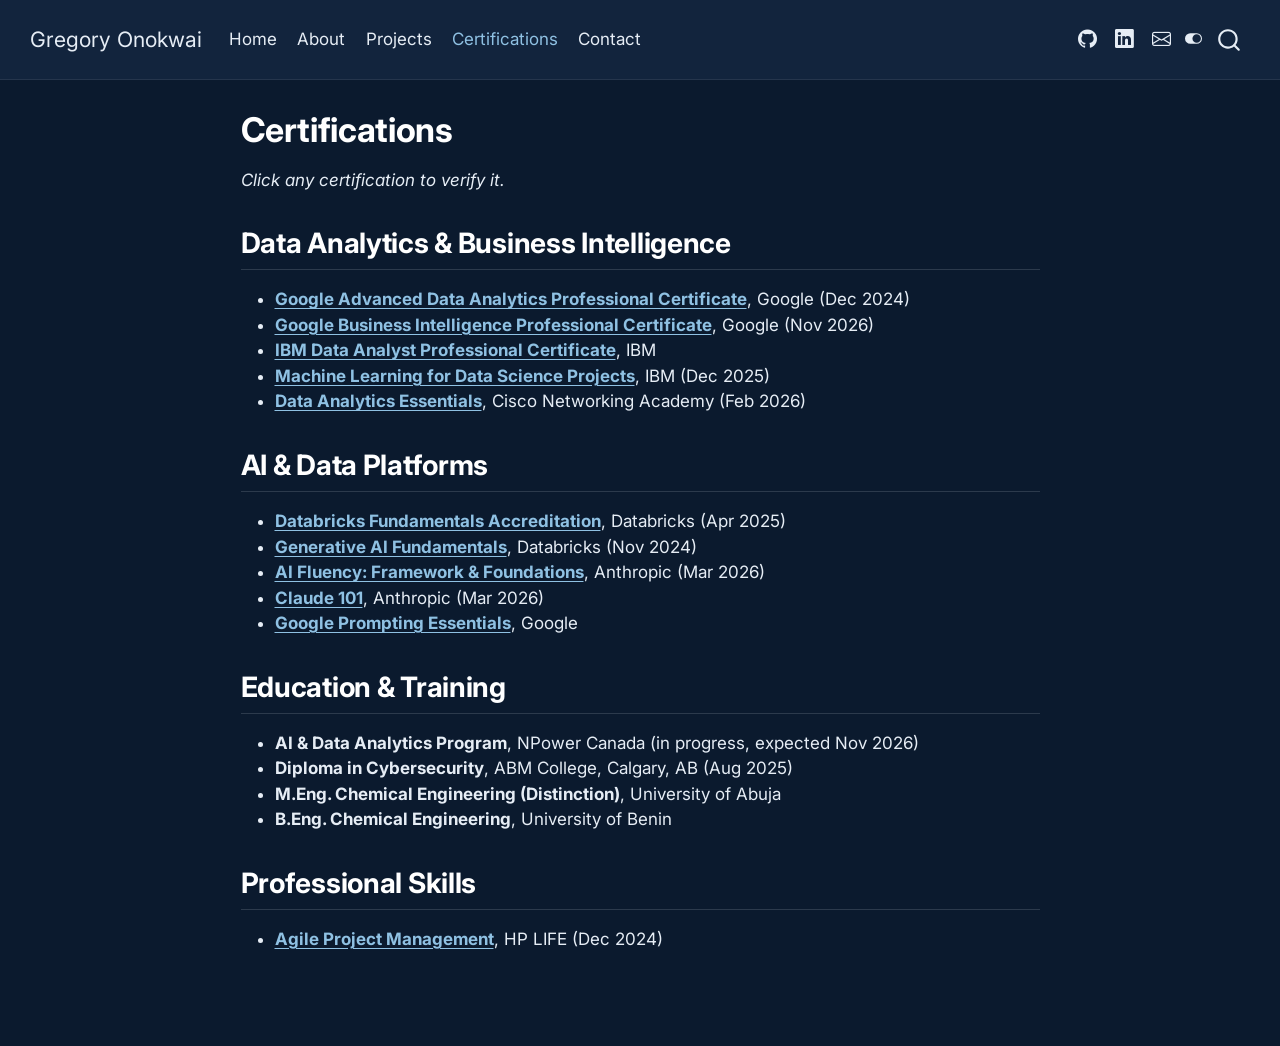
<file: docs/certifications.html>
<!DOCTYPE html>
<html xmlns="http://www.w3.org/1999/xhtml" lang="en" xml:lang="en"><head>

<meta charset="utf-8">
<meta name="generator" content="quarto-1.10.20">

<meta name="viewport" content="width=device-width, initial-scale=1.0, user-scalable=yes">


<title>Certifications – Gregory Onokwai</title>
<style>
/* Default styles provided by pandoc.
** See https://pandoc.org/MANUAL.html#variables-for-html for config info.
*/
span.smallcaps{font-variant: small-caps;}
div.columns{display: flex; gap: 1.5em;}
div.column{flex: auto;}
@media screen {
div.columns{gap: min(4vw, 1.5em);}
div.column{overflow-x: auto;}
}
div.hanging-indent{margin-left: 1.5em; text-indent: -1.5em;}
ul.task-list{list-style: none;}
ul.task-list li input[type="checkbox"] {
  width: 0.8em;
  margin: 0 0.8em 0.2em -1em; /* quarto-specific, see https://github.com/quarto-dev/quarto-cli/issues/4556 */ 
  vertical-align: middle;
}
</style>


<script src="site_libs/quarto-nav/quarto-nav.js"></script>
<script src="site_libs/quarto-nav/headroom.min.js"></script>
<script src="site_libs/clipboard/clipboard.min.js"></script>
<script src="site_libs/quarto-search/autocomplete.umd.js"></script>
<script src="site_libs/quarto-search/fuse.min.js"></script>
<script src="site_libs/quarto-search/quarto-search.js"></script>
<meta name="quarto:offset" content="./">
<script src="site_libs/quarto-html/quarto.js" type="module"></script>
<script src="site_libs/quarto-html/tabsets/tabsets.js" type="module"></script>
<script src="site_libs/quarto-html/popper.min.js"></script>
<script src="site_libs/quarto-html/tippy.umd.min.js"></script>
<script src="site_libs/quarto-html/anchor.min.js"></script>
<link href="site_libs/quarto-html/tippy.css" rel="stylesheet">
<link href="site_libs/quarto-html/quarto-syntax-highlighting-17888a1159294d3eb470f19f6f52f5a5.css" rel="stylesheet" class="quarto-color-scheme" id="quarto-text-highlighting-styles">
<link href="site_libs/quarto-html/quarto-syntax-highlighting-dark-0ae969d3293726db143f6e9eb89af930.css" rel="stylesheet" class="quarto-color-scheme quarto-color-alternate" id="quarto-text-highlighting-styles">
<script src="site_libs/bootstrap/bootstrap.min.js"></script>
<link href="site_libs/bootstrap/bootstrap-icons.css" rel="stylesheet">
<link href="site_libs/bootstrap/bootstrap-172ba59bd5e0b52282274ba0c0cc16fc.min.css" rel="stylesheet" append-hash="true" class="quarto-color-scheme" id="quarto-bootstrap" data-mode="light">
<link href="site_libs/bootstrap/bootstrap-dark-54be7851a81d0b10a2145194253ef641.min.css" rel="stylesheet" append-hash="true" class="quarto-color-scheme quarto-color-alternate" id="quarto-bootstrap" data-mode="dark">
<script id="quarto-search-options" type="application/json">{
  "location": "navbar",
  "copy-button": false,
  "collapse-after": 3,
  "panel-placement": "end",
  "type": "overlay",
  "limit": 50,
  "keyboard-shortcut": [
    "f",
    "/",
    "s"
  ],
  "show-item-context": false,
  "language": {
    "search-no-results-text": "No results",
    "search-matching-documents-text": "matching documents",
    "search-copy-link-title": "Copy link to search",
    "search-hide-matches-text": "Hide additional matches",
    "search-more-match-text": "more match in this document",
    "search-more-matches-text": "more matches in this document",
    "search-clear-button-title": "Clear",
    "search-text-placeholder": "",
    "search-detached-cancel-button-title": "Cancel",
    "search-submit-button-title": "Submit",
    "search-label": "Search"
  }
}</script>


<link rel="stylesheet" href="styles.css">
</head>

<body class="nav-fixed fullcontent quarto-dark"><script id="quarto-html-before-body" type="application/javascript">
    const toggleBodyColorMode = (bsSheetEl) => {
      const mode = bsSheetEl.getAttribute("data-mode");
      const bodyEl = window.document.querySelector("body");
      if (mode === "dark") {
        bodyEl.classList.add("quarto-dark");
        bodyEl.classList.remove("quarto-light");
      } else {
        bodyEl.classList.add("quarto-light");
        bodyEl.classList.remove("quarto-dark");
      }
    }
    const toggleBodyColorPrimary = () => {
      const bsSheetEl = window.document.querySelector("link#quarto-bootstrap:not([rel=disabled-stylesheet])");
      if (bsSheetEl) {
        toggleBodyColorMode(bsSheetEl);
      }
    }
    const setColorSchemeToggle = (alternate) => {
      const toggles = window.document.querySelectorAll('.quarto-color-scheme-toggle');
      for (let i=0; i < toggles.length; i++) {
        const toggle = toggles[i];
        if (toggle) {
          if (alternate) {
            toggle.classList.add("alternate");
          } else {
            toggle.classList.remove("alternate");
          }
        }
      }
    };
    const toggleColorMode = (alternate) => {
      // Switch the stylesheets
      const primaryStylesheets = window.document.querySelectorAll('link.quarto-color-scheme:not(.quarto-color-alternate)');
      const alternateStylesheets = window.document.querySelectorAll('link.quarto-color-scheme.quarto-color-alternate');
      manageTransitions('#quarto-margin-sidebar .nav-link', false);
      if (alternate) {
        // note: dark is layered on light, we don't disable primary!
        enableStylesheet(alternateStylesheets);
        for (const sheetNode of alternateStylesheets) {
          if (sheetNode.id === "quarto-bootstrap") {
            toggleBodyColorMode(sheetNode);
          }
        }
      } else {
        disableStylesheet(alternateStylesheets);
        enableStylesheet(primaryStylesheets)
        toggleBodyColorPrimary();
      }
      manageTransitions('#quarto-margin-sidebar .nav-link', true);
      // Switch the toggles
      setColorSchemeToggle(alternate)
      // Hack to workaround the fact that safari doesn't
      // properly recolor the scrollbar when toggling (#1455)
      if (navigator.userAgent.indexOf('Safari') > 0 && navigator.userAgent.indexOf('Chrome') == -1) {
        manageTransitions("body", false);
        window.scrollTo(0, 1);
        setTimeout(() => {
          window.scrollTo(0, 0);
          manageTransitions("body", true);
        }, 40);
      }
    }
    const disableStylesheet = (stylesheets) => {
      for (let i=0; i < stylesheets.length; i++) {
        const stylesheet = stylesheets[i];
        stylesheet.rel = 'disabled-stylesheet';
      }
    }
    const enableStylesheet = (stylesheets) => {
      for (let i=0; i < stylesheets.length; i++) {
        const stylesheet = stylesheets[i];
        if(stylesheet.rel !== 'stylesheet') { // for Chrome, which will still FOUC without this check
          stylesheet.rel = 'stylesheet';
        }
      }
    }
    const manageTransitions = (selector, allowTransitions) => {
      const els = window.document.querySelectorAll(selector);
      for (let i=0; i < els.length; i++) {
        const el = els[i];
        if (allowTransitions) {
          el.classList.remove('notransition');
        } else {
          el.classList.add('notransition');
        }
      }
    }
    const isFileUrl = () => {
      return window.location.protocol === 'file:';
    }
    const hasAlternateSentinel = () => {
      let styleSentinel = getColorSchemeSentinel();
      if (styleSentinel !== null) {
        return styleSentinel === "alternate";
      } else {
        return false;
      }
    }
    const setStyleSentinel = (alternate) => {
      const value = alternate ? "alternate" : "default";
      if (!isFileUrl()) {
        window.localStorage.setItem("quarto-color-scheme", value);
      } else {
        localAlternateSentinel = value;
      }
    }
    const getColorSchemeSentinel = () => {
      if (!isFileUrl()) {
        const storageValue = window.localStorage.getItem("quarto-color-scheme");
        return storageValue != null ? storageValue : localAlternateSentinel;
      } else {
        return localAlternateSentinel;
      }
    }
    const toggleGiscusIfUsed = (isAlternate, darkModeDefault) => {
      const baseTheme = document.querySelector('#giscus-base-theme')?.value ?? 'light';
      const alternateTheme = document.querySelector('#giscus-alt-theme')?.value ?? 'dark';
      let newTheme = '';
      if(authorPrefersDark) {
        newTheme = isAlternate ? baseTheme : alternateTheme;
      } else {
        newTheme = isAlternate ? alternateTheme : baseTheme;
      }
      const changeGiscusTheme = () => {
        // From: https://github.com/giscus/giscus/issues/336
        const sendMessage = (message) => {
          const iframe = document.querySelector('iframe.giscus-frame');
          if (!iframe) return;
          iframe.contentWindow.postMessage({ giscus: message }, 'https://giscus.app');
        }
        sendMessage({
          setConfig: {
            theme: newTheme
          }
        });
      }
      const isGiscussLoaded = window.document.querySelector('iframe.giscus-frame') !== null;
      if (isGiscussLoaded) {
        changeGiscusTheme();
      }
    };
    const authorPrefersDark = true;
    const darkModeDefault = authorPrefersDark;
    let localAlternateSentinel = darkModeDefault ? 'alternate' : 'default';
    // Dark / light mode switch
    window.quartoToggleColorScheme = () => {
      // Read the current dark / light value
      let toAlternate = !hasAlternateSentinel();
      toggleColorMode(toAlternate);
      setStyleSentinel(toAlternate);
      toggleGiscusIfUsed(toAlternate, darkModeDefault);
      window.dispatchEvent(new Event('resize'));
    };
    // Switch to dark mode if need be
    if (hasAlternateSentinel()) {
      toggleColorMode(true);
    } else {
      toggleColorMode(false);
    }
  </script>

<div id="quarto-search-results"></div>
  <header id="quarto-header" class="headroom fixed-top">
    <nav class="navbar navbar-expand-lg " data-bs-theme="dark">
      <div class="navbar-container container-fluid">
      <div class="navbar-brand-container mx-auto">
    <a class="navbar-brand" href="./index.html">
    <span class="navbar-title">Gregory Onokwai</span>
    </a>
  </div>
            <div id="quarto-search" class="" title="Search"></div>
          <button class="navbar-toggler" type="button" data-bs-toggle="collapse" data-bs-target="#navbarCollapse" aria-controls="navbarCollapse" role="menu" aria-expanded="false" aria-label="Toggle navigation" onclick="if (window.quartoToggleHeadroom) { window.quartoToggleHeadroom(); }">
  <span class="navbar-toggler-icon"></span>
</button>
          <div class="collapse navbar-collapse" id="navbarCollapse">
            <ul class="navbar-nav navbar-nav-scroll me-auto">
  <li class="nav-item">
    <a class="nav-link" href="./index.html"> 
<span class="menu-text">Home</span></a>
  </li>  
  <li class="nav-item">
    <a class="nav-link" href="./about.html"> 
<span class="menu-text">About</span></a>
  </li>  
  <li class="nav-item">
    <a class="nav-link" href="./projects.html"> 
<span class="menu-text">Projects</span></a>
  </li>  
  <li class="nav-item">
    <a class="nav-link active" href="./certifications.html" aria-current="page"> 
<span class="menu-text">Certifications</span></a>
  </li>  
  <li class="nav-item">
    <a class="nav-link" href="./contact.html"> 
<span class="menu-text">Contact</span></a>
  </li>  
</ul>
            <ul class="navbar-nav navbar-nav-scroll ms-auto">
  <li class="nav-item compact">
    <a class="nav-link" href="https://github.com/GregoryOnokwai"> <i class="bi bi-github" role="img">
</i> 
<span class="menu-text"></span></a>
  </li>  
  <li class="nav-item compact">
    <a class="nav-link" href="https://linkedin.com/in/gregory-onokwai"> <i class="bi bi-linkedin" role="img">
</i> 
<span class="menu-text"></span></a>
  </li>  
  <li class="nav-item compact">
    <a class="nav-link" href="mailto:gregoryonokwai@gmail.com"> <i class="bi bi-envelope" role="img">
</i> 
<span class="menu-text"></span></a>
  </li>  
</ul>
          </div> <!-- /navcollapse -->
            <div class="quarto-navbar-tools">
  <a href="" class="quarto-color-scheme-toggle quarto-navigation-tool  px-1" onclick="window.quartoToggleColorScheme(); return false;" title="Toggle dark mode"><i class="bi"></i></a>
</div>
      </div> <!-- /container-fluid -->
    </nav>
</header>
<!-- content -->
<div id="quarto-content" class="quarto-container page-columns page-rows-contents page-layout-article page-navbar">
<!-- sidebar -->
<!-- margin-sidebar -->
    
<!-- main -->
<main class="content" id="quarto-document-content">


<header id="title-block-header" class="quarto-title-block default">
<div class="quarto-title">
<h1 class="title">Certifications</h1>
</div>



<div class="quarto-title-meta">

    
  
    
  </div>
  


</header>


<p><em>Click any certification to verify it.</em></p>
<section id="data-analytics-business-intelligence" class="level2">
<h2 class="anchored" data-anchor-id="data-analytics-business-intelligence">Data Analytics &amp; Business Intelligence</h2>
<ul>
<li><a href="https://www.credly.com/badges/4d17b0c2-de2b-4853-b953-91dd9362e208/public_url"><strong>Google Advanced Data Analytics Professional Certificate</strong></a>, Google (Dec 2024)</li>
<li><a href="https://coursera.org/share/1e9949d3a54ab591c0cdabc18d7e115a"><strong>Google Business Intelligence Professional Certificate</strong></a>, Google (Nov 2026)</li>
<li><a href="https://coursera.org/share/d7625e7a9b7bbf55f8fde8450b0fcdd9"><strong>IBM Data Analyst Professional Certificate</strong></a>, IBM</li>
<li><a href="https://www.credly.com/badges/055e335b-fd45-4295-a5c7-a06dbd16bd21/public_url"><strong>Machine Learning for Data Science Projects</strong></a>, IBM (Dec 2025)</li>
<li><a href="https://www.credly.com/badges/8f84018f-18ca-42bb-bd8a-77fc9f5a34a6/public_url"><strong>Data Analytics Essentials</strong></a>, Cisco Networking Academy (Feb 2026)</li>
</ul>
</section>
<section id="ai-data-platforms" class="level2">
<h2 class="anchored" data-anchor-id="ai-data-platforms">AI &amp; Data Platforms</h2>
<ul>
<li><a href="https://credentials.databricks.com/ac4d4d0e-f7cb-43bc-8f26-034b305fe4cb#acc.pX8kbHhC"><strong>Databricks Fundamentals Accreditation</strong></a>, Databricks (Apr 2025)</li>
<li><a href="https://credentials.databricks.com/5ba8ebc8-2cbd-4dd0-a589-55337ca8c85e#acc.WswOhL36"><strong>Generative AI Fundamentals</strong></a>, Databricks (Nov 2024)</li>
<li><a href="https://verify.skilljar.com/c/ra98gninpd92"><strong>AI Fluency: Framework &amp; Foundations</strong></a>, Anthropic (Mar 2026)</li>
<li><a href="https://verify.skilljar.com/c/2rkw9agwe7bz"><strong>Claude 101</strong></a>, Anthropic (Mar 2026)</li>
<li><a href="https://coursera.org/share/c4fb2f2260f759ac98089b9831502d7b"><strong>Google Prompting Essentials</strong></a>, Google</li>
</ul>
</section>
<section id="education-training" class="level2">
<h2 class="anchored" data-anchor-id="education-training">Education &amp; Training</h2>
<ul>
<li><strong>AI &amp; Data Analytics Program</strong>, NPower Canada (in progress, expected Nov 2026)</li>
<li><strong>Diploma in Cybersecurity</strong>, ABM College, Calgary, AB (Aug 2025)</li>
<li><strong>M.Eng. Chemical Engineering (Distinction)</strong>, University of Abuja</li>
<li><strong>B.Eng. Chemical Engineering</strong>, University of Benin</li>
</ul>
</section>
<section id="professional-skills" class="level2">
<h2 class="anchored" data-anchor-id="professional-skills">Professional Skills</h2>
<ul>
<li><a href="https://www.life-global.org/certificate/0544206a-937a-47eb-b740-71ce4f029efc"><strong>Agile Project Management</strong></a>, HP LIFE (Dec 2024)</li>
</ul>


</section>

</main> <!-- /main -->
<script id="quarto-html-after-body" type="application/javascript">
  window.document.addEventListener("DOMContentLoaded", function (event) {
    // Ensure there is a toggle, if there isn't float one in the top right
    if (window.document.querySelector('.quarto-color-scheme-toggle') === null) {
      const a = window.document.createElement('a');
      a.classList.add('top-right');
      a.classList.add('quarto-color-scheme-toggle');
      a.href = "";
      a.onclick = function() { try { window.quartoToggleColorScheme(); } catch {} return false; };
      const i = window.document.createElement("i");
      i.classList.add('bi');
      a.appendChild(i);
      window.document.body.appendChild(a);
    }
    setColorSchemeToggle(hasAlternateSentinel())
    const icon = "";
    const anchorJS = new window.AnchorJS();
    anchorJS.options = {
      placement: 'right',
      icon: icon
    };
    anchorJS.add('.anchored');
    const isCodeAnnotation = (el) => {
      for (const clz of el.classList) {
        if (clz.startsWith('code-annotation-')) {                     
          return true;
        }
      }
      return false;
    }
    const onCopySuccess = function(e) {
      // button target
      const button = e.trigger;
      // don't keep focus
      button.blur();
      // flash "checked"
      button.classList.add('code-copy-button-checked');
      var currentTitle = button.getAttribute("title");
      button.setAttribute("title", "Copied!");
      let tooltip;
      if (window.bootstrap) {
        button.setAttribute("data-bs-toggle", "tooltip");
        button.setAttribute("data-bs-placement", "left");
        button.setAttribute("data-bs-title", "Copied!");
        tooltip = new bootstrap.Tooltip(button, 
          { trigger: "manual", 
            customClass: "code-copy-button-tooltip",
            offset: [0, -8]});
        tooltip.show();    
      }
      setTimeout(function() {
        if (tooltip) {
          tooltip.hide();
          button.removeAttribute("data-bs-title");
          button.removeAttribute("data-bs-toggle");
          button.removeAttribute("data-bs-placement");
        }
        button.setAttribute("title", currentTitle);
        button.classList.remove('code-copy-button-checked');
      }, 1000);
      // clear code selection
      e.clearSelection();
    }
    const getTextToCopy = function(trigger) {
      const outerScaffold = trigger.parentElement.cloneNode(true);
      const codeEl = outerScaffold.querySelector('code');
      for (const childEl of codeEl.children) {
        if (isCodeAnnotation(childEl)) {
          childEl.remove();
        }
      }
      return codeEl.innerText;
    }
    const clipboard = new window.ClipboardJS('.code-copy-button:not([data-in-quarto-modal])', {
      text: getTextToCopy
    });
    clipboard.on('success', onCopySuccess);
    if (window.document.getElementById('quarto-embedded-source-code-modal')) {
      const clipboardModal = new window.ClipboardJS('.code-copy-button[data-in-quarto-modal]', {
        text: getTextToCopy,
        container: window.document.getElementById('quarto-embedded-source-code-modal')
      });
      clipboardModal.on('success', onCopySuccess);
    }
      var localhostRegex = new RegExp(/^(?:http|https):\/\/localhost\:?[0-9]*\//);
      var mailtoRegex = new RegExp(/^mailto:/);
        var filterRegex = new RegExp("https:\/\/gregoryonokwai\.github\.io");
      var isInternal = (href) => {
          return filterRegex.test(href) || localhostRegex.test(href) || mailtoRegex.test(href);
      }
      // Inspect non-navigation links and adorn them if external
     var links = window.document.querySelectorAll('a[href]:not(.nav-link):not(.navbar-brand):not(.toc-action):not(.sidebar-link):not(.sidebar-item-toggle):not(.pagination-link):not(.no-external):not([aria-hidden]):not(.dropdown-item):not(.quarto-navigation-tool):not(.about-link)');
      for (var i=0; i<links.length; i++) {
        const link = links[i];
        if (!isInternal(link.href)) {
          // undo the damage that might have been done by quarto-nav.js in the case of
          // links that we want to consider external
          if (link.dataset.originalHref !== undefined) {
            link.href = link.dataset.originalHref;
          }
        }
      }
    function tippyHover(el, contentFn, onTriggerFn, onUntriggerFn) {
      const config = {
        allowHTML: true,
        maxWidth: 500,
        delay: 100,
        arrow: false,
        appendTo: function(el) {
            return el.parentElement;
        },
        interactive: true,
        interactiveBorder: 10,
        theme: 'quarto',
        placement: 'bottom-start',
      };
      if (contentFn) {
        config.content = contentFn;
      }
      if (onTriggerFn) {
        config.onTrigger = onTriggerFn;
      }
      if (onUntriggerFn) {
        config.onUntrigger = onUntriggerFn;
      }
      window.tippy(el, config); 
    }
    const noterefs = window.document.querySelectorAll('a[role="doc-noteref"]');
    for (var i=0; i<noterefs.length; i++) {
      const ref = noterefs[i];
      tippyHover(ref, function() {
        // use id or data attribute instead here
        let href = ref.getAttribute('data-footnote-href') || ref.getAttribute('href');
        try { href = new URL(href).hash; } catch {}
        const id = href.replace(/^#\/?/, "");
        const note = window.document.getElementById(id);
        if (note) {
          return note.innerHTML;
        } else {
          return "";
        }
      });
    }
    const xrefs = window.document.querySelectorAll('a.quarto-xref');
    const processXRef = (id, note) => {
      // Strip column container classes
      const stripColumnClz = (el) => {
        el.classList.remove("page-full", "page-columns");
        if (el.children) {
          for (const child of el.children) {
            stripColumnClz(child);
          }
        }
      }
      stripColumnClz(note)
      if (id === null || id.startsWith('sec-')) {
        // Special case sections, only their first couple elements
        const container = document.createElement("div");
        if (note.children && note.children.length > 2) {
          container.appendChild(note.children[0].cloneNode(true));
          for (let i = 1; i < note.children.length; i++) {
            const child = note.children[i];
            if (child.tagName === "P" && child.innerText === "") {
              continue;
            } else {
              container.appendChild(child.cloneNode(true));
              break;
            }
          }
          if (window.Quarto?.typesetMath) {
            window.Quarto.typesetMath(container);
          }
          return container.innerHTML
        } else {
          if (window.Quarto?.typesetMath) {
            window.Quarto.typesetMath(note);
          }
          return note.innerHTML;
        }
      } else {
        // Remove any anchor links if they are present
        const anchorLink = note.querySelector('a.anchorjs-link');
        if (anchorLink) {
          anchorLink.remove();
        }
        if (window.Quarto?.typesetMath) {
          window.Quarto.typesetMath(note);
        }
        if (note.classList.contains("callout")) {
          return note.outerHTML;
        } else {
          return note.innerHTML;
        }
      }
    }
    for (var i=0; i<xrefs.length; i++) {
      const xref = xrefs[i];
      tippyHover(xref, undefined, function(instance) {
        instance.disable();
        let url = xref.getAttribute('href');
        let hash = undefined; 
        if (url.startsWith('#')) {
          hash = url;
        } else {
          try { hash = new URL(url).hash; } catch {}
        }
        if (hash) {
          const id = hash.replace(/^#\/?/, "");
          const note = window.document.getElementById(id);
          if (note !== null) {
            try {
              const html = processXRef(id, note.cloneNode(true));
              instance.setContent(html);
            } finally {
              instance.enable();
              instance.show();
            }
          } else {
            // See if we can fetch this
            fetch(url.split('#')[0])
            .then(res => res.text())
            .then(html => {
              const parser = new DOMParser();
              const htmlDoc = parser.parseFromString(html, "text/html");
              const note = htmlDoc.getElementById(id);
              if (note !== null) {
                const html = processXRef(id, note);
                instance.setContent(html);
              } 
            }).finally(() => {
              instance.enable();
              instance.show();
            });
          }
        } else {
          // See if we can fetch a full url (with no hash to target)
          // This is a special case and we should probably do some content thinning / targeting
          fetch(url)
          .then(res => res.text())
          .then(html => {
            const parser = new DOMParser();
            const htmlDoc = parser.parseFromString(html, "text/html");
            const note = htmlDoc.querySelector('main.content');
            if (note !== null) {
              // This should only happen for chapter cross references
              // (since there is no id in the URL)
              // remove the first header
              if (note.children.length > 0 && note.children[0].tagName === "HEADER") {
                note.children[0].remove();
              }
              const html = processXRef(null, note);
              instance.setContent(html);
            } 
          }).finally(() => {
            instance.enable();
            instance.show();
          });
        }
      }, function(instance) {
      });
    }
        let selectedAnnoteEl;
        const selectorForAnnotation = ( cell, annotation) => {
          let cellAttr = 'data-code-cell="' + cell + '"';
          let lineAttr = 'data-code-annotation="' +  annotation + '"';
          const selector = 'span[' + cellAttr + '][' + lineAttr + ']';
          return selector;
        }
        const selectCodeLines = (annoteEl) => {
          const doc = window.document;
          const targetCell = annoteEl.getAttribute("data-target-cell");
          const targetAnnotation = annoteEl.getAttribute("data-target-annotation");
          const annoteSpan = window.document.querySelector(selectorForAnnotation(targetCell, targetAnnotation));
          const lines = annoteSpan.getAttribute("data-code-lines").split(",");
          const lineIds = lines.map((line) => {
            return targetCell + "-" + line;
          })
          let top = null;
          let height = null;
          let parent = null;
          if (lineIds.length > 0) {
              //compute the position of the single el (top and bottom and make a div)
              const el = window.document.getElementById(lineIds[0]);
              top = el.offsetTop;
              height = el.offsetHeight;
              parent = el.parentElement.parentElement;
            if (lineIds.length > 1) {
              const lastEl = window.document.getElementById(lineIds[lineIds.length - 1]);
              const bottom = lastEl.offsetTop + lastEl.offsetHeight;
              height = bottom - top;
            }
            if (top !== null && height !== null && parent !== null) {
              // cook up a div (if necessary) and position it 
              let div = window.document.getElementById("code-annotation-line-highlight");
              if (div === null) {
                div = window.document.createElement("div");
                div.setAttribute("id", "code-annotation-line-highlight");
                div.style.position = 'absolute';
                parent.appendChild(div);
              }
              div.style.top = top - 2 + "px";
              div.style.height = height + 4 + "px";
              div.style.left = 0;
              let gutterDiv = window.document.getElementById("code-annotation-line-highlight-gutter");
              if (gutterDiv === null) {
                gutterDiv = window.document.createElement("div");
                gutterDiv.setAttribute("id", "code-annotation-line-highlight-gutter");
                gutterDiv.style.position = 'absolute';
                const codeCell = window.document.getElementById(targetCell);
                const gutter = codeCell.querySelector('.code-annotation-gutter');
                gutter.appendChild(gutterDiv);
              }
              gutterDiv.style.top = top - 2 + "px";
              gutterDiv.style.height = height + 4 + "px";
            }
            selectedAnnoteEl = annoteEl;
          }
        };
        const unselectCodeLines = () => {
          const elementsIds = ["code-annotation-line-highlight", "code-annotation-line-highlight-gutter"];
          elementsIds.forEach((elId) => {
            const div = window.document.getElementById(elId);
            if (div) {
              div.remove();
            }
          });
          selectedAnnoteEl = undefined;
        };
          // Handle positioning of the toggle
      window.addEventListener(
        "resize",
        throttle(() => {
          elRect = undefined;
          if (selectedAnnoteEl) {
            selectCodeLines(selectedAnnoteEl);
          }
        }, 10)
      );
      function throttle(fn, ms) {
      let throttle = false;
      let timer;
        return (...args) => {
          if(!throttle) { // first call gets through
              fn.apply(this, args);
              throttle = true;
          } else { // all the others get throttled
              if(timer) clearTimeout(timer); // cancel #2
              timer = setTimeout(() => {
                fn.apply(this, args);
                timer = throttle = false;
              }, ms);
          }
        };
      }
        // Attach click handler to the DT
        const annoteDls = window.document.querySelectorAll('dt[data-target-cell]');
        for (const annoteDlNode of annoteDls) {
          annoteDlNode.addEventListener('click', (event) => {
            const clickedEl = event.target;
            if (clickedEl !== selectedAnnoteEl) {
              unselectCodeLines();
              const activeEl = window.document.querySelector('dt[data-target-cell].code-annotation-active');
              if (activeEl) {
                activeEl.classList.remove('code-annotation-active');
              }
              selectCodeLines(clickedEl);
              clickedEl.classList.add('code-annotation-active');
            } else {
              // Unselect the line
              unselectCodeLines();
              clickedEl.classList.remove('code-annotation-active');
            }
          });
        }
    const findCites = (el) => {
      const parentEl = el.parentElement;
      if (parentEl) {
        const cites = parentEl.dataset.cites;
        if (cites) {
          return {
            el,
            cites: cites.split(' ')
          };
        } else {
          return findCites(el.parentElement)
        }
      } else {
        return undefined;
      }
    };
    var bibliorefs = window.document.querySelectorAll('a[role="doc-biblioref"]');
    for (var i=0; i<bibliorefs.length; i++) {
      const ref = bibliorefs[i];
      const citeInfo = findCites(ref);
      if (citeInfo) {
        tippyHover(citeInfo.el, function() {
          var popup = window.document.createElement('div');
          citeInfo.cites.forEach(function(cite) {
            var citeDiv = window.document.createElement('div');
            citeDiv.classList.add('hanging-indent');
            citeDiv.classList.add('csl-entry');
            var biblioDiv = window.document.getElementById('ref-' + cite);
            if (biblioDiv) {
              citeDiv.innerHTML = biblioDiv.innerHTML;
            }
            popup.appendChild(citeDiv);
          });
          return popup.innerHTML;
        });
      }
    }
  });
  </script>
</div> <!-- /content -->




</body></html>
</file>
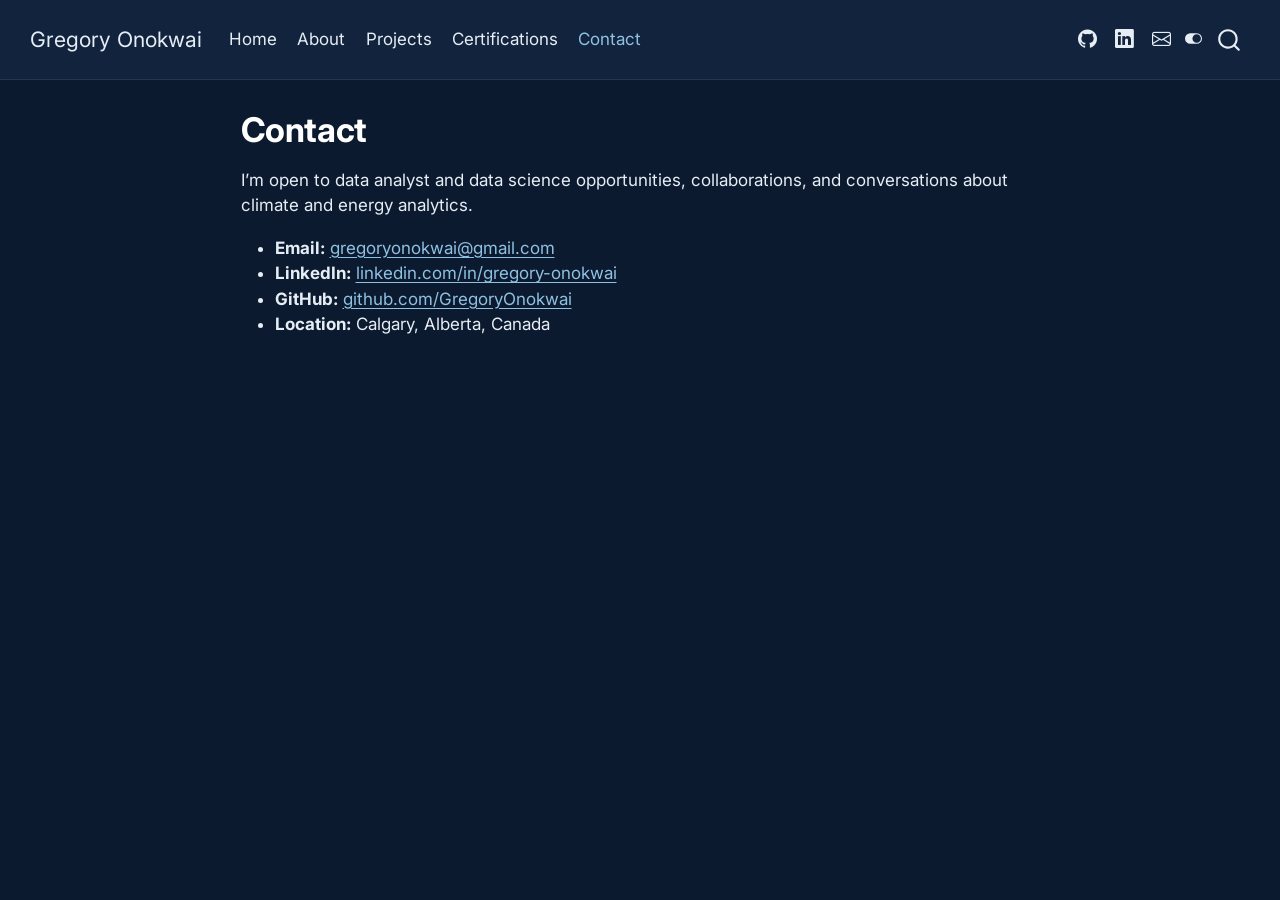
<file: docs/contact.html>
<!DOCTYPE html>
<html xmlns="http://www.w3.org/1999/xhtml" lang="en" xml:lang="en"><head>

<meta charset="utf-8">
<meta name="generator" content="quarto-1.10.20">

<meta name="viewport" content="width=device-width, initial-scale=1.0, user-scalable=yes">


<title>Contact – Gregory Onokwai</title>
<style>
/* Default styles provided by pandoc.
** See https://pandoc.org/MANUAL.html#variables-for-html for config info.
*/
span.smallcaps{font-variant: small-caps;}
div.columns{display: flex; gap: 1.5em;}
div.column{flex: auto;}
@media screen {
div.columns{gap: min(4vw, 1.5em);}
div.column{overflow-x: auto;}
}
div.hanging-indent{margin-left: 1.5em; text-indent: -1.5em;}
ul.task-list{list-style: none;}
ul.task-list li input[type="checkbox"] {
  width: 0.8em;
  margin: 0 0.8em 0.2em -1em; /* quarto-specific, see https://github.com/quarto-dev/quarto-cli/issues/4556 */ 
  vertical-align: middle;
}
</style>


<script src="site_libs/quarto-nav/quarto-nav.js"></script>
<script src="site_libs/quarto-nav/headroom.min.js"></script>
<script src="site_libs/clipboard/clipboard.min.js"></script>
<script src="site_libs/quarto-search/autocomplete.umd.js"></script>
<script src="site_libs/quarto-search/fuse.min.js"></script>
<script src="site_libs/quarto-search/quarto-search.js"></script>
<meta name="quarto:offset" content="./">
<script src="site_libs/quarto-html/quarto.js" type="module"></script>
<script src="site_libs/quarto-html/tabsets/tabsets.js" type="module"></script>
<script src="site_libs/quarto-html/popper.min.js"></script>
<script src="site_libs/quarto-html/tippy.umd.min.js"></script>
<script src="site_libs/quarto-html/anchor.min.js"></script>
<link href="site_libs/quarto-html/tippy.css" rel="stylesheet">
<link href="site_libs/quarto-html/quarto-syntax-highlighting-17888a1159294d3eb470f19f6f52f5a5.css" rel="stylesheet" class="quarto-color-scheme" id="quarto-text-highlighting-styles">
<link href="site_libs/quarto-html/quarto-syntax-highlighting-dark-0ae969d3293726db143f6e9eb89af930.css" rel="stylesheet" class="quarto-color-scheme quarto-color-alternate" id="quarto-text-highlighting-styles">
<script src="site_libs/bootstrap/bootstrap.min.js"></script>
<link href="site_libs/bootstrap/bootstrap-icons.css" rel="stylesheet">
<link href="site_libs/bootstrap/bootstrap-172ba59bd5e0b52282274ba0c0cc16fc.min.css" rel="stylesheet" append-hash="true" class="quarto-color-scheme" id="quarto-bootstrap" data-mode="light">
<link href="site_libs/bootstrap/bootstrap-dark-54be7851a81d0b10a2145194253ef641.min.css" rel="stylesheet" append-hash="true" class="quarto-color-scheme quarto-color-alternate" id="quarto-bootstrap" data-mode="dark">
<script id="quarto-search-options" type="application/json">{
  "location": "navbar",
  "copy-button": false,
  "collapse-after": 3,
  "panel-placement": "end",
  "type": "overlay",
  "limit": 50,
  "keyboard-shortcut": [
    "f",
    "/",
    "s"
  ],
  "show-item-context": false,
  "language": {
    "search-no-results-text": "No results",
    "search-matching-documents-text": "matching documents",
    "search-copy-link-title": "Copy link to search",
    "search-hide-matches-text": "Hide additional matches",
    "search-more-match-text": "more match in this document",
    "search-more-matches-text": "more matches in this document",
    "search-clear-button-title": "Clear",
    "search-text-placeholder": "",
    "search-detached-cancel-button-title": "Cancel",
    "search-submit-button-title": "Submit",
    "search-label": "Search"
  }
}</script>


<link rel="stylesheet" href="styles.css">
</head>

<body class="nav-fixed fullcontent quarto-dark"><script id="quarto-html-before-body" type="application/javascript">
    const toggleBodyColorMode = (bsSheetEl) => {
      const mode = bsSheetEl.getAttribute("data-mode");
      const bodyEl = window.document.querySelector("body");
      if (mode === "dark") {
        bodyEl.classList.add("quarto-dark");
        bodyEl.classList.remove("quarto-light");
      } else {
        bodyEl.classList.add("quarto-light");
        bodyEl.classList.remove("quarto-dark");
      }
    }
    const toggleBodyColorPrimary = () => {
      const bsSheetEl = window.document.querySelector("link#quarto-bootstrap:not([rel=disabled-stylesheet])");
      if (bsSheetEl) {
        toggleBodyColorMode(bsSheetEl);
      }
    }
    const setColorSchemeToggle = (alternate) => {
      const toggles = window.document.querySelectorAll('.quarto-color-scheme-toggle');
      for (let i=0; i < toggles.length; i++) {
        const toggle = toggles[i];
        if (toggle) {
          if (alternate) {
            toggle.classList.add("alternate");
          } else {
            toggle.classList.remove("alternate");
          }
        }
      }
    };
    const toggleColorMode = (alternate) => {
      // Switch the stylesheets
      const primaryStylesheets = window.document.querySelectorAll('link.quarto-color-scheme:not(.quarto-color-alternate)');
      const alternateStylesheets = window.document.querySelectorAll('link.quarto-color-scheme.quarto-color-alternate');
      manageTransitions('#quarto-margin-sidebar .nav-link', false);
      if (alternate) {
        // note: dark is layered on light, we don't disable primary!
        enableStylesheet(alternateStylesheets);
        for (const sheetNode of alternateStylesheets) {
          if (sheetNode.id === "quarto-bootstrap") {
            toggleBodyColorMode(sheetNode);
          }
        }
      } else {
        disableStylesheet(alternateStylesheets);
        enableStylesheet(primaryStylesheets)
        toggleBodyColorPrimary();
      }
      manageTransitions('#quarto-margin-sidebar .nav-link', true);
      // Switch the toggles
      setColorSchemeToggle(alternate)
      // Hack to workaround the fact that safari doesn't
      // properly recolor the scrollbar when toggling (#1455)
      if (navigator.userAgent.indexOf('Safari') > 0 && navigator.userAgent.indexOf('Chrome') == -1) {
        manageTransitions("body", false);
        window.scrollTo(0, 1);
        setTimeout(() => {
          window.scrollTo(0, 0);
          manageTransitions("body", true);
        }, 40);
      }
    }
    const disableStylesheet = (stylesheets) => {
      for (let i=0; i < stylesheets.length; i++) {
        const stylesheet = stylesheets[i];
        stylesheet.rel = 'disabled-stylesheet';
      }
    }
    const enableStylesheet = (stylesheets) => {
      for (let i=0; i < stylesheets.length; i++) {
        const stylesheet = stylesheets[i];
        if(stylesheet.rel !== 'stylesheet') { // for Chrome, which will still FOUC without this check
          stylesheet.rel = 'stylesheet';
        }
      }
    }
    const manageTransitions = (selector, allowTransitions) => {
      const els = window.document.querySelectorAll(selector);
      for (let i=0; i < els.length; i++) {
        const el = els[i];
        if (allowTransitions) {
          el.classList.remove('notransition');
        } else {
          el.classList.add('notransition');
        }
      }
    }
    const isFileUrl = () => {
      return window.location.protocol === 'file:';
    }
    const hasAlternateSentinel = () => {
      let styleSentinel = getColorSchemeSentinel();
      if (styleSentinel !== null) {
        return styleSentinel === "alternate";
      } else {
        return false;
      }
    }
    const setStyleSentinel = (alternate) => {
      const value = alternate ? "alternate" : "default";
      if (!isFileUrl()) {
        window.localStorage.setItem("quarto-color-scheme", value);
      } else {
        localAlternateSentinel = value;
      }
    }
    const getColorSchemeSentinel = () => {
      if (!isFileUrl()) {
        const storageValue = window.localStorage.getItem("quarto-color-scheme");
        return storageValue != null ? storageValue : localAlternateSentinel;
      } else {
        return localAlternateSentinel;
      }
    }
    const toggleGiscusIfUsed = (isAlternate, darkModeDefault) => {
      const baseTheme = document.querySelector('#giscus-base-theme')?.value ?? 'light';
      const alternateTheme = document.querySelector('#giscus-alt-theme')?.value ?? 'dark';
      let newTheme = '';
      if(authorPrefersDark) {
        newTheme = isAlternate ? baseTheme : alternateTheme;
      } else {
        newTheme = isAlternate ? alternateTheme : baseTheme;
      }
      const changeGiscusTheme = () => {
        // From: https://github.com/giscus/giscus/issues/336
        const sendMessage = (message) => {
          const iframe = document.querySelector('iframe.giscus-frame');
          if (!iframe) return;
          iframe.contentWindow.postMessage({ giscus: message }, 'https://giscus.app');
        }
        sendMessage({
          setConfig: {
            theme: newTheme
          }
        });
      }
      const isGiscussLoaded = window.document.querySelector('iframe.giscus-frame') !== null;
      if (isGiscussLoaded) {
        changeGiscusTheme();
      }
    };
    const authorPrefersDark = true;
    const darkModeDefault = authorPrefersDark;
    let localAlternateSentinel = darkModeDefault ? 'alternate' : 'default';
    // Dark / light mode switch
    window.quartoToggleColorScheme = () => {
      // Read the current dark / light value
      let toAlternate = !hasAlternateSentinel();
      toggleColorMode(toAlternate);
      setStyleSentinel(toAlternate);
      toggleGiscusIfUsed(toAlternate, darkModeDefault);
      window.dispatchEvent(new Event('resize'));
    };
    // Switch to dark mode if need be
    if (hasAlternateSentinel()) {
      toggleColorMode(true);
    } else {
      toggleColorMode(false);
    }
  </script>

<div id="quarto-search-results"></div>
  <header id="quarto-header" class="headroom fixed-top">
    <nav class="navbar navbar-expand-lg " data-bs-theme="dark">
      <div class="navbar-container container-fluid">
      <div class="navbar-brand-container mx-auto">
    <a class="navbar-brand" href="./index.html">
    <span class="navbar-title">Gregory Onokwai</span>
    </a>
  </div>
            <div id="quarto-search" class="" title="Search"></div>
          <button class="navbar-toggler" type="button" data-bs-toggle="collapse" data-bs-target="#navbarCollapse" aria-controls="navbarCollapse" role="menu" aria-expanded="false" aria-label="Toggle navigation" onclick="if (window.quartoToggleHeadroom) { window.quartoToggleHeadroom(); }">
  <span class="navbar-toggler-icon"></span>
</button>
          <div class="collapse navbar-collapse" id="navbarCollapse">
            <ul class="navbar-nav navbar-nav-scroll me-auto">
  <li class="nav-item">
    <a class="nav-link" href="./index.html"> 
<span class="menu-text">Home</span></a>
  </li>  
  <li class="nav-item">
    <a class="nav-link" href="./about.html"> 
<span class="menu-text">About</span></a>
  </li>  
  <li class="nav-item">
    <a class="nav-link" href="./projects.html"> 
<span class="menu-text">Projects</span></a>
  </li>  
  <li class="nav-item">
    <a class="nav-link" href="./certifications.html"> 
<span class="menu-text">Certifications</span></a>
  </li>  
  <li class="nav-item">
    <a class="nav-link active" href="./contact.html" aria-current="page"> 
<span class="menu-text">Contact</span></a>
  </li>  
</ul>
            <ul class="navbar-nav navbar-nav-scroll ms-auto">
  <li class="nav-item compact">
    <a class="nav-link" href="https://github.com/GregoryOnokwai"> <i class="bi bi-github" role="img">
</i> 
<span class="menu-text"></span></a>
  </li>  
  <li class="nav-item compact">
    <a class="nav-link" href="https://linkedin.com/in/gregory-onokwai"> <i class="bi bi-linkedin" role="img">
</i> 
<span class="menu-text"></span></a>
  </li>  
  <li class="nav-item compact">
    <a class="nav-link" href="mailto:gregoryonokwai@gmail.com"> <i class="bi bi-envelope" role="img">
</i> 
<span class="menu-text"></span></a>
  </li>  
</ul>
          </div> <!-- /navcollapse -->
            <div class="quarto-navbar-tools">
  <a href="" class="quarto-color-scheme-toggle quarto-navigation-tool  px-1" onclick="window.quartoToggleColorScheme(); return false;" title="Toggle dark mode"><i class="bi"></i></a>
</div>
      </div> <!-- /container-fluid -->
    </nav>
</header>
<!-- content -->
<div id="quarto-content" class="quarto-container page-columns page-rows-contents page-layout-article page-navbar">
<!-- sidebar -->
<!-- margin-sidebar -->
    
<!-- main -->
<main class="content" id="quarto-document-content">


<header id="title-block-header" class="quarto-title-block default">
<div class="quarto-title">
<h1 class="title">Contact</h1>
</div>



<div class="quarto-title-meta">

    
  
    
  </div>
  


</header>


<p>I’m open to data analyst and data science opportunities, collaborations, and conversations about climate and energy analytics.</p>
<ul>
<li><strong>Email:</strong> <a href="mailto:gregoryonokwai@gmail.com">gregoryonokwai@gmail.com</a></li>
<li><strong>LinkedIn:</strong> <a href="https://linkedin.com/in/gregory-onokwai">linkedin.com/in/gregory-onokwai</a></li>
<li><strong>GitHub:</strong> <a href="https://github.com/GregoryOnokwai">github.com/GregoryOnokwai</a></li>
<li><strong>Location:</strong> Calgary, Alberta, Canada</li>
</ul>



</main> <!-- /main -->
<script id="quarto-html-after-body" type="application/javascript">
  window.document.addEventListener("DOMContentLoaded", function (event) {
    // Ensure there is a toggle, if there isn't float one in the top right
    if (window.document.querySelector('.quarto-color-scheme-toggle') === null) {
      const a = window.document.createElement('a');
      a.classList.add('top-right');
      a.classList.add('quarto-color-scheme-toggle');
      a.href = "";
      a.onclick = function() { try { window.quartoToggleColorScheme(); } catch {} return false; };
      const i = window.document.createElement("i");
      i.classList.add('bi');
      a.appendChild(i);
      window.document.body.appendChild(a);
    }
    setColorSchemeToggle(hasAlternateSentinel())
    const icon = "";
    const anchorJS = new window.AnchorJS();
    anchorJS.options = {
      placement: 'right',
      icon: icon
    };
    anchorJS.add('.anchored');
    const isCodeAnnotation = (el) => {
      for (const clz of el.classList) {
        if (clz.startsWith('code-annotation-')) {                     
          return true;
        }
      }
      return false;
    }
    const onCopySuccess = function(e) {
      // button target
      const button = e.trigger;
      // don't keep focus
      button.blur();
      // flash "checked"
      button.classList.add('code-copy-button-checked');
      var currentTitle = button.getAttribute("title");
      button.setAttribute("title", "Copied!");
      let tooltip;
      if (window.bootstrap) {
        button.setAttribute("data-bs-toggle", "tooltip");
        button.setAttribute("data-bs-placement", "left");
        button.setAttribute("data-bs-title", "Copied!");
        tooltip = new bootstrap.Tooltip(button, 
          { trigger: "manual", 
            customClass: "code-copy-button-tooltip",
            offset: [0, -8]});
        tooltip.show();    
      }
      setTimeout(function() {
        if (tooltip) {
          tooltip.hide();
          button.removeAttribute("data-bs-title");
          button.removeAttribute("data-bs-toggle");
          button.removeAttribute("data-bs-placement");
        }
        button.setAttribute("title", currentTitle);
        button.classList.remove('code-copy-button-checked');
      }, 1000);
      // clear code selection
      e.clearSelection();
    }
    const getTextToCopy = function(trigger) {
      const outerScaffold = trigger.parentElement.cloneNode(true);
      const codeEl = outerScaffold.querySelector('code');
      for (const childEl of codeEl.children) {
        if (isCodeAnnotation(childEl)) {
          childEl.remove();
        }
      }
      return codeEl.innerText;
    }
    const clipboard = new window.ClipboardJS('.code-copy-button:not([data-in-quarto-modal])', {
      text: getTextToCopy
    });
    clipboard.on('success', onCopySuccess);
    if (window.document.getElementById('quarto-embedded-source-code-modal')) {
      const clipboardModal = new window.ClipboardJS('.code-copy-button[data-in-quarto-modal]', {
        text: getTextToCopy,
        container: window.document.getElementById('quarto-embedded-source-code-modal')
      });
      clipboardModal.on('success', onCopySuccess);
    }
      var localhostRegex = new RegExp(/^(?:http|https):\/\/localhost\:?[0-9]*\//);
      var mailtoRegex = new RegExp(/^mailto:/);
        var filterRegex = new RegExp("https:\/\/gregoryonokwai\.github\.io");
      var isInternal = (href) => {
          return filterRegex.test(href) || localhostRegex.test(href) || mailtoRegex.test(href);
      }
      // Inspect non-navigation links and adorn them if external
     var links = window.document.querySelectorAll('a[href]:not(.nav-link):not(.navbar-brand):not(.toc-action):not(.sidebar-link):not(.sidebar-item-toggle):not(.pagination-link):not(.no-external):not([aria-hidden]):not(.dropdown-item):not(.quarto-navigation-tool):not(.about-link)');
      for (var i=0; i<links.length; i++) {
        const link = links[i];
        if (!isInternal(link.href)) {
          // undo the damage that might have been done by quarto-nav.js in the case of
          // links that we want to consider external
          if (link.dataset.originalHref !== undefined) {
            link.href = link.dataset.originalHref;
          }
        }
      }
    function tippyHover(el, contentFn, onTriggerFn, onUntriggerFn) {
      const config = {
        allowHTML: true,
        maxWidth: 500,
        delay: 100,
        arrow: false,
        appendTo: function(el) {
            return el.parentElement;
        },
        interactive: true,
        interactiveBorder: 10,
        theme: 'quarto',
        placement: 'bottom-start',
      };
      if (contentFn) {
        config.content = contentFn;
      }
      if (onTriggerFn) {
        config.onTrigger = onTriggerFn;
      }
      if (onUntriggerFn) {
        config.onUntrigger = onUntriggerFn;
      }
      window.tippy(el, config); 
    }
    const noterefs = window.document.querySelectorAll('a[role="doc-noteref"]');
    for (var i=0; i<noterefs.length; i++) {
      const ref = noterefs[i];
      tippyHover(ref, function() {
        // use id or data attribute instead here
        let href = ref.getAttribute('data-footnote-href') || ref.getAttribute('href');
        try { href = new URL(href).hash; } catch {}
        const id = href.replace(/^#\/?/, "");
        const note = window.document.getElementById(id);
        if (note) {
          return note.innerHTML;
        } else {
          return "";
        }
      });
    }
    const xrefs = window.document.querySelectorAll('a.quarto-xref');
    const processXRef = (id, note) => {
      // Strip column container classes
      const stripColumnClz = (el) => {
        el.classList.remove("page-full", "page-columns");
        if (el.children) {
          for (const child of el.children) {
            stripColumnClz(child);
          }
        }
      }
      stripColumnClz(note)
      if (id === null || id.startsWith('sec-')) {
        // Special case sections, only their first couple elements
        const container = document.createElement("div");
        if (note.children && note.children.length > 2) {
          container.appendChild(note.children[0].cloneNode(true));
          for (let i = 1; i < note.children.length; i++) {
            const child = note.children[i];
            if (child.tagName === "P" && child.innerText === "") {
              continue;
            } else {
              container.appendChild(child.cloneNode(true));
              break;
            }
          }
          if (window.Quarto?.typesetMath) {
            window.Quarto.typesetMath(container);
          }
          return container.innerHTML
        } else {
          if (window.Quarto?.typesetMath) {
            window.Quarto.typesetMath(note);
          }
          return note.innerHTML;
        }
      } else {
        // Remove any anchor links if they are present
        const anchorLink = note.querySelector('a.anchorjs-link');
        if (anchorLink) {
          anchorLink.remove();
        }
        if (window.Quarto?.typesetMath) {
          window.Quarto.typesetMath(note);
        }
        if (note.classList.contains("callout")) {
          return note.outerHTML;
        } else {
          return note.innerHTML;
        }
      }
    }
    for (var i=0; i<xrefs.length; i++) {
      const xref = xrefs[i];
      tippyHover(xref, undefined, function(instance) {
        instance.disable();
        let url = xref.getAttribute('href');
        let hash = undefined; 
        if (url.startsWith('#')) {
          hash = url;
        } else {
          try { hash = new URL(url).hash; } catch {}
        }
        if (hash) {
          const id = hash.replace(/^#\/?/, "");
          const note = window.document.getElementById(id);
          if (note !== null) {
            try {
              const html = processXRef(id, note.cloneNode(true));
              instance.setContent(html);
            } finally {
              instance.enable();
              instance.show();
            }
          } else {
            // See if we can fetch this
            fetch(url.split('#')[0])
            .then(res => res.text())
            .then(html => {
              const parser = new DOMParser();
              const htmlDoc = parser.parseFromString(html, "text/html");
              const note = htmlDoc.getElementById(id);
              if (note !== null) {
                const html = processXRef(id, note);
                instance.setContent(html);
              } 
            }).finally(() => {
              instance.enable();
              instance.show();
            });
          }
        } else {
          // See if we can fetch a full url (with no hash to target)
          // This is a special case and we should probably do some content thinning / targeting
          fetch(url)
          .then(res => res.text())
          .then(html => {
            const parser = new DOMParser();
            const htmlDoc = parser.parseFromString(html, "text/html");
            const note = htmlDoc.querySelector('main.content');
            if (note !== null) {
              // This should only happen for chapter cross references
              // (since there is no id in the URL)
              // remove the first header
              if (note.children.length > 0 && note.children[0].tagName === "HEADER") {
                note.children[0].remove();
              }
              const html = processXRef(null, note);
              instance.setContent(html);
            } 
          }).finally(() => {
            instance.enable();
            instance.show();
          });
        }
      }, function(instance) {
      });
    }
        let selectedAnnoteEl;
        const selectorForAnnotation = ( cell, annotation) => {
          let cellAttr = 'data-code-cell="' + cell + '"';
          let lineAttr = 'data-code-annotation="' +  annotation + '"';
          const selector = 'span[' + cellAttr + '][' + lineAttr + ']';
          return selector;
        }
        const selectCodeLines = (annoteEl) => {
          const doc = window.document;
          const targetCell = annoteEl.getAttribute("data-target-cell");
          const targetAnnotation = annoteEl.getAttribute("data-target-annotation");
          const annoteSpan = window.document.querySelector(selectorForAnnotation(targetCell, targetAnnotation));
          const lines = annoteSpan.getAttribute("data-code-lines").split(",");
          const lineIds = lines.map((line) => {
            return targetCell + "-" + line;
          })
          let top = null;
          let height = null;
          let parent = null;
          if (lineIds.length > 0) {
              //compute the position of the single el (top and bottom and make a div)
              const el = window.document.getElementById(lineIds[0]);
              top = el.offsetTop;
              height = el.offsetHeight;
              parent = el.parentElement.parentElement;
            if (lineIds.length > 1) {
              const lastEl = window.document.getElementById(lineIds[lineIds.length - 1]);
              const bottom = lastEl.offsetTop + lastEl.offsetHeight;
              height = bottom - top;
            }
            if (top !== null && height !== null && parent !== null) {
              // cook up a div (if necessary) and position it 
              let div = window.document.getElementById("code-annotation-line-highlight");
              if (div === null) {
                div = window.document.createElement("div");
                div.setAttribute("id", "code-annotation-line-highlight");
                div.style.position = 'absolute';
                parent.appendChild(div);
              }
              div.style.top = top - 2 + "px";
              div.style.height = height + 4 + "px";
              div.style.left = 0;
              let gutterDiv = window.document.getElementById("code-annotation-line-highlight-gutter");
              if (gutterDiv === null) {
                gutterDiv = window.document.createElement("div");
                gutterDiv.setAttribute("id", "code-annotation-line-highlight-gutter");
                gutterDiv.style.position = 'absolute';
                const codeCell = window.document.getElementById(targetCell);
                const gutter = codeCell.querySelector('.code-annotation-gutter');
                gutter.appendChild(gutterDiv);
              }
              gutterDiv.style.top = top - 2 + "px";
              gutterDiv.style.height = height + 4 + "px";
            }
            selectedAnnoteEl = annoteEl;
          }
        };
        const unselectCodeLines = () => {
          const elementsIds = ["code-annotation-line-highlight", "code-annotation-line-highlight-gutter"];
          elementsIds.forEach((elId) => {
            const div = window.document.getElementById(elId);
            if (div) {
              div.remove();
            }
          });
          selectedAnnoteEl = undefined;
        };
          // Handle positioning of the toggle
      window.addEventListener(
        "resize",
        throttle(() => {
          elRect = undefined;
          if (selectedAnnoteEl) {
            selectCodeLines(selectedAnnoteEl);
          }
        }, 10)
      );
      function throttle(fn, ms) {
      let throttle = false;
      let timer;
        return (...args) => {
          if(!throttle) { // first call gets through
              fn.apply(this, args);
              throttle = true;
          } else { // all the others get throttled
              if(timer) clearTimeout(timer); // cancel #2
              timer = setTimeout(() => {
                fn.apply(this, args);
                timer = throttle = false;
              }, ms);
          }
        };
      }
        // Attach click handler to the DT
        const annoteDls = window.document.querySelectorAll('dt[data-target-cell]');
        for (const annoteDlNode of annoteDls) {
          annoteDlNode.addEventListener('click', (event) => {
            const clickedEl = event.target;
            if (clickedEl !== selectedAnnoteEl) {
              unselectCodeLines();
              const activeEl = window.document.querySelector('dt[data-target-cell].code-annotation-active');
              if (activeEl) {
                activeEl.classList.remove('code-annotation-active');
              }
              selectCodeLines(clickedEl);
              clickedEl.classList.add('code-annotation-active');
            } else {
              // Unselect the line
              unselectCodeLines();
              clickedEl.classList.remove('code-annotation-active');
            }
          });
        }
    const findCites = (el) => {
      const parentEl = el.parentElement;
      if (parentEl) {
        const cites = parentEl.dataset.cites;
        if (cites) {
          return {
            el,
            cites: cites.split(' ')
          };
        } else {
          return findCites(el.parentElement)
        }
      } else {
        return undefined;
      }
    };
    var bibliorefs = window.document.querySelectorAll('a[role="doc-biblioref"]');
    for (var i=0; i<bibliorefs.length; i++) {
      const ref = bibliorefs[i];
      const citeInfo = findCites(ref);
      if (citeInfo) {
        tippyHover(citeInfo.el, function() {
          var popup = window.document.createElement('div');
          citeInfo.cites.forEach(function(cite) {
            var citeDiv = window.document.createElement('div');
            citeDiv.classList.add('hanging-indent');
            citeDiv.classList.add('csl-entry');
            var biblioDiv = window.document.getElementById('ref-' + cite);
            if (biblioDiv) {
              citeDiv.innerHTML = biblioDiv.innerHTML;
            }
            popup.appendChild(citeDiv);
          });
          return popup.innerHTML;
        });
      }
    }
  });
  </script>
</div> <!-- /content -->




</body></html>
</file>
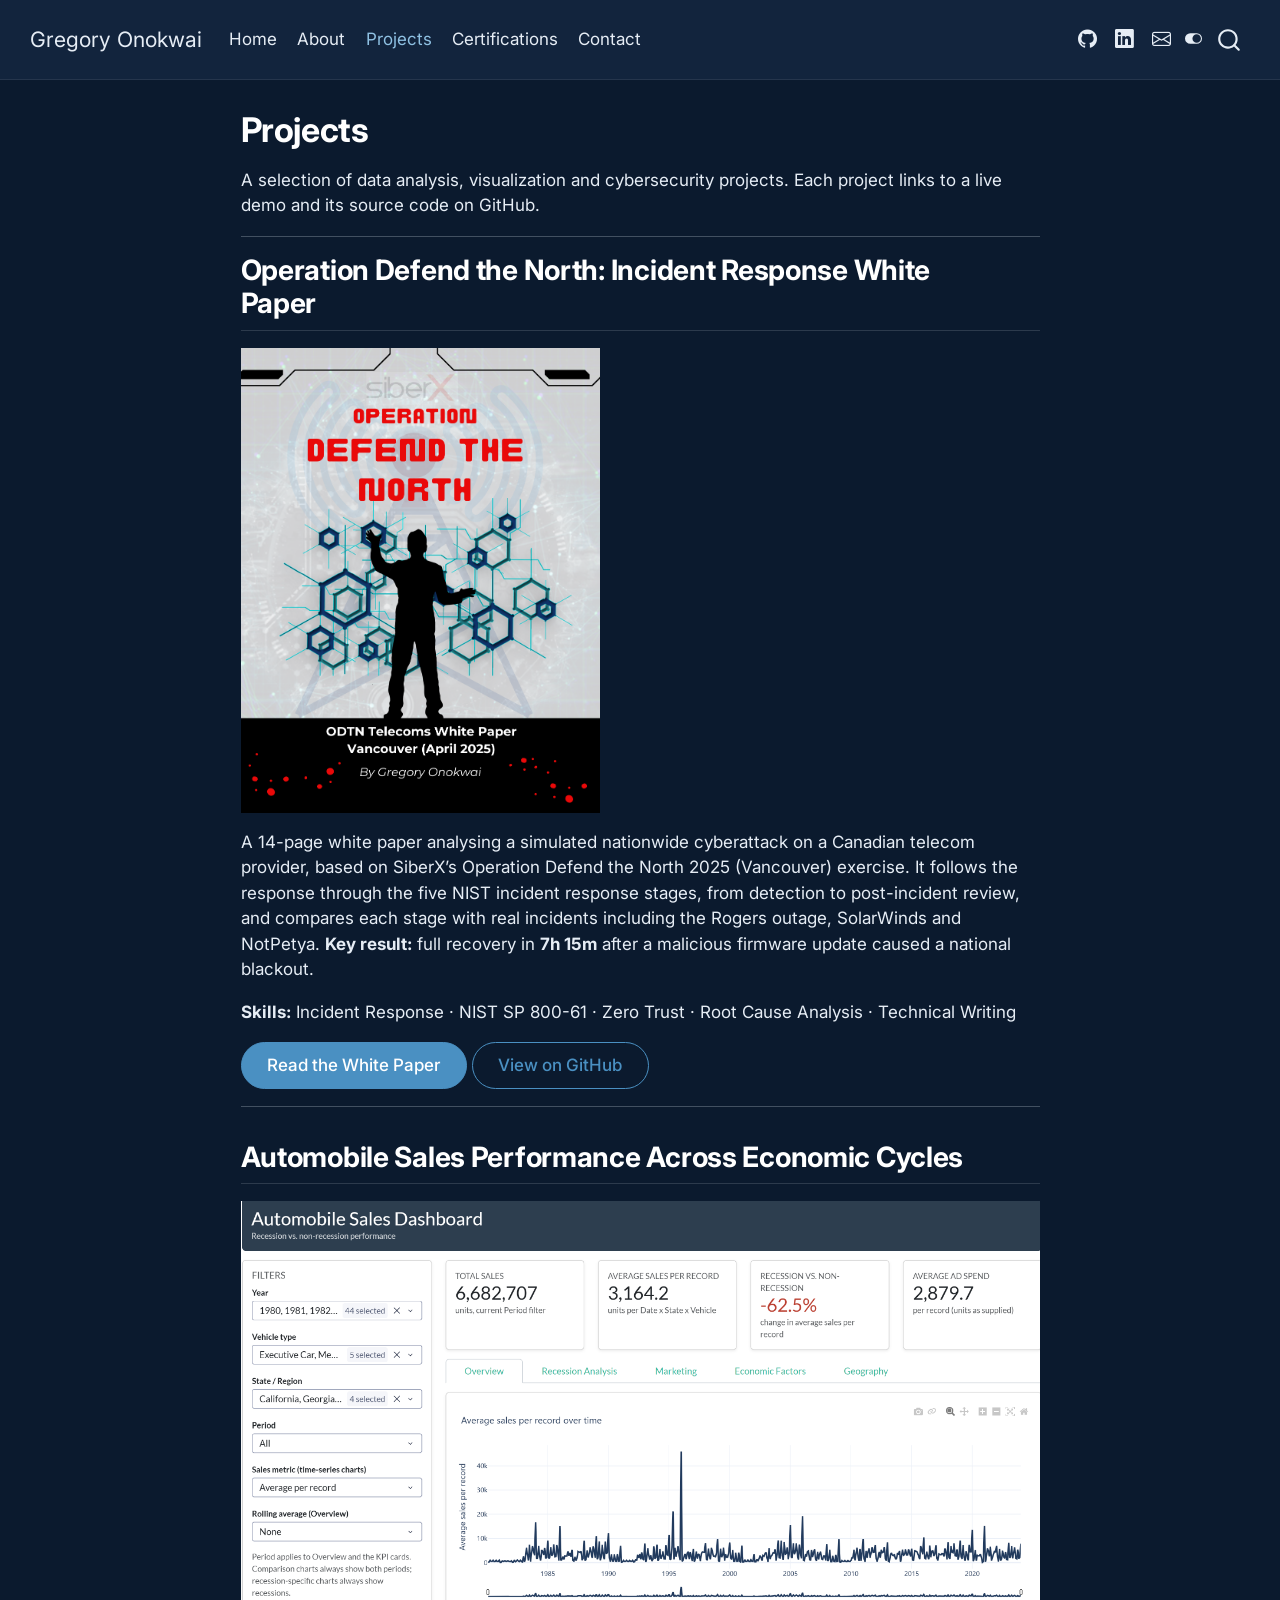
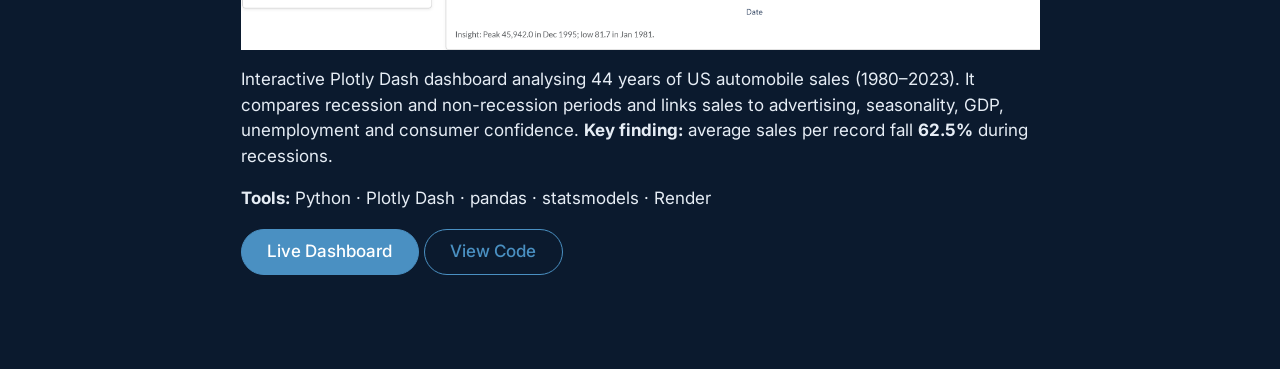
<file: docs/projects.html>
<!DOCTYPE html>
<html xmlns="http://www.w3.org/1999/xhtml" lang="en" xml:lang="en"><head>

<meta charset="utf-8">
<meta name="generator" content="quarto-1.10.20">

<meta name="viewport" content="width=device-width, initial-scale=1.0, user-scalable=yes">


<title>Projects – Gregory Onokwai</title>
<style>
/* Default styles provided by pandoc.
** See https://pandoc.org/MANUAL.html#variables-for-html for config info.
*/
span.smallcaps{font-variant: small-caps;}
div.columns{display: flex; gap: 1.5em;}
div.column{flex: auto;}
@media screen {
div.columns{gap: min(4vw, 1.5em);}
div.column{overflow-x: auto;}
}
div.hanging-indent{margin-left: 1.5em; text-indent: -1.5em;}
ul.task-list{list-style: none;}
ul.task-list li input[type="checkbox"] {
  width: 0.8em;
  margin: 0 0.8em 0.2em -1em; /* quarto-specific, see https://github.com/quarto-dev/quarto-cli/issues/4556 */ 
  vertical-align: middle;
}
</style>


<script src="site_libs/quarto-nav/quarto-nav.js"></script>
<script src="site_libs/quarto-nav/headroom.min.js"></script>
<script src="site_libs/clipboard/clipboard.min.js"></script>
<script src="site_libs/quarto-search/autocomplete.umd.js"></script>
<script src="site_libs/quarto-search/fuse.min.js"></script>
<script src="site_libs/quarto-search/quarto-search.js"></script>
<meta name="quarto:offset" content="./">
<script src="site_libs/quarto-html/quarto.js" type="module"></script>
<script src="site_libs/quarto-html/tabsets/tabsets.js" type="module"></script>
<script src="site_libs/quarto-html/popper.min.js"></script>
<script src="site_libs/quarto-html/tippy.umd.min.js"></script>
<script src="site_libs/quarto-html/anchor.min.js"></script>
<link href="site_libs/quarto-html/tippy.css" rel="stylesheet">
<link href="site_libs/quarto-html/quarto-syntax-highlighting-17888a1159294d3eb470f19f6f52f5a5.css" rel="stylesheet" class="quarto-color-scheme" id="quarto-text-highlighting-styles">
<link href="site_libs/quarto-html/quarto-syntax-highlighting-dark-0ae969d3293726db143f6e9eb89af930.css" rel="stylesheet" class="quarto-color-scheme quarto-color-alternate" id="quarto-text-highlighting-styles">
<script src="site_libs/bootstrap/bootstrap.min.js"></script>
<link href="site_libs/bootstrap/bootstrap-icons.css" rel="stylesheet">
<link href="site_libs/bootstrap/bootstrap-172ba59bd5e0b52282274ba0c0cc16fc.min.css" rel="stylesheet" append-hash="true" class="quarto-color-scheme" id="quarto-bootstrap" data-mode="light">
<link href="site_libs/bootstrap/bootstrap-dark-54be7851a81d0b10a2145194253ef641.min.css" rel="stylesheet" append-hash="true" class="quarto-color-scheme quarto-color-alternate" id="quarto-bootstrap" data-mode="dark">
<script id="quarto-search-options" type="application/json">{
  "location": "navbar",
  "copy-button": false,
  "collapse-after": 3,
  "panel-placement": "end",
  "type": "overlay",
  "limit": 50,
  "keyboard-shortcut": [
    "f",
    "/",
    "s"
  ],
  "show-item-context": false,
  "language": {
    "search-no-results-text": "No results",
    "search-matching-documents-text": "matching documents",
    "search-copy-link-title": "Copy link to search",
    "search-hide-matches-text": "Hide additional matches",
    "search-more-match-text": "more match in this document",
    "search-more-matches-text": "more matches in this document",
    "search-clear-button-title": "Clear",
    "search-text-placeholder": "",
    "search-detached-cancel-button-title": "Cancel",
    "search-submit-button-title": "Submit",
    "search-label": "Search"
  }
}</script>


<link rel="stylesheet" href="styles.css">
</head>

<body class="nav-fixed fullcontent quarto-dark"><script id="quarto-html-before-body" type="application/javascript">
    const toggleBodyColorMode = (bsSheetEl) => {
      const mode = bsSheetEl.getAttribute("data-mode");
      const bodyEl = window.document.querySelector("body");
      if (mode === "dark") {
        bodyEl.classList.add("quarto-dark");
        bodyEl.classList.remove("quarto-light");
      } else {
        bodyEl.classList.add("quarto-light");
        bodyEl.classList.remove("quarto-dark");
      }
    }
    const toggleBodyColorPrimary = () => {
      const bsSheetEl = window.document.querySelector("link#quarto-bootstrap:not([rel=disabled-stylesheet])");
      if (bsSheetEl) {
        toggleBodyColorMode(bsSheetEl);
      }
    }
    const setColorSchemeToggle = (alternate) => {
      const toggles = window.document.querySelectorAll('.quarto-color-scheme-toggle');
      for (let i=0; i < toggles.length; i++) {
        const toggle = toggles[i];
        if (toggle) {
          if (alternate) {
            toggle.classList.add("alternate");
          } else {
            toggle.classList.remove("alternate");
          }
        }
      }
    };
    const toggleColorMode = (alternate) => {
      // Switch the stylesheets
      const primaryStylesheets = window.document.querySelectorAll('link.quarto-color-scheme:not(.quarto-color-alternate)');
      const alternateStylesheets = window.document.querySelectorAll('link.quarto-color-scheme.quarto-color-alternate');
      manageTransitions('#quarto-margin-sidebar .nav-link', false);
      if (alternate) {
        // note: dark is layered on light, we don't disable primary!
        enableStylesheet(alternateStylesheets);
        for (const sheetNode of alternateStylesheets) {
          if (sheetNode.id === "quarto-bootstrap") {
            toggleBodyColorMode(sheetNode);
          }
        }
      } else {
        disableStylesheet(alternateStylesheets);
        enableStylesheet(primaryStylesheets)
        toggleBodyColorPrimary();
      }
      manageTransitions('#quarto-margin-sidebar .nav-link', true);
      // Switch the toggles
      setColorSchemeToggle(alternate)
      // Hack to workaround the fact that safari doesn't
      // properly recolor the scrollbar when toggling (#1455)
      if (navigator.userAgent.indexOf('Safari') > 0 && navigator.userAgent.indexOf('Chrome') == -1) {
        manageTransitions("body", false);
        window.scrollTo(0, 1);
        setTimeout(() => {
          window.scrollTo(0, 0);
          manageTransitions("body", true);
        }, 40);
      }
    }
    const disableStylesheet = (stylesheets) => {
      for (let i=0; i < stylesheets.length; i++) {
        const stylesheet = stylesheets[i];
        stylesheet.rel = 'disabled-stylesheet';
      }
    }
    const enableStylesheet = (stylesheets) => {
      for (let i=0; i < stylesheets.length; i++) {
        const stylesheet = stylesheets[i];
        if(stylesheet.rel !== 'stylesheet') { // for Chrome, which will still FOUC without this check
          stylesheet.rel = 'stylesheet';
        }
      }
    }
    const manageTransitions = (selector, allowTransitions) => {
      const els = window.document.querySelectorAll(selector);
      for (let i=0; i < els.length; i++) {
        const el = els[i];
        if (allowTransitions) {
          el.classList.remove('notransition');
        } else {
          el.classList.add('notransition');
        }
      }
    }
    const isFileUrl = () => {
      return window.location.protocol === 'file:';
    }
    const hasAlternateSentinel = () => {
      let styleSentinel = getColorSchemeSentinel();
      if (styleSentinel !== null) {
        return styleSentinel === "alternate";
      } else {
        return false;
      }
    }
    const setStyleSentinel = (alternate) => {
      const value = alternate ? "alternate" : "default";
      if (!isFileUrl()) {
        window.localStorage.setItem("quarto-color-scheme", value);
      } else {
        localAlternateSentinel = value;
      }
    }
    const getColorSchemeSentinel = () => {
      if (!isFileUrl()) {
        const storageValue = window.localStorage.getItem("quarto-color-scheme");
        return storageValue != null ? storageValue : localAlternateSentinel;
      } else {
        return localAlternateSentinel;
      }
    }
    const toggleGiscusIfUsed = (isAlternate, darkModeDefault) => {
      const baseTheme = document.querySelector('#giscus-base-theme')?.value ?? 'light';
      const alternateTheme = document.querySelector('#giscus-alt-theme')?.value ?? 'dark';
      let newTheme = '';
      if(authorPrefersDark) {
        newTheme = isAlternate ? baseTheme : alternateTheme;
      } else {
        newTheme = isAlternate ? alternateTheme : baseTheme;
      }
      const changeGiscusTheme = () => {
        // From: https://github.com/giscus/giscus/issues/336
        const sendMessage = (message) => {
          const iframe = document.querySelector('iframe.giscus-frame');
          if (!iframe) return;
          iframe.contentWindow.postMessage({ giscus: message }, 'https://giscus.app');
        }
        sendMessage({
          setConfig: {
            theme: newTheme
          }
        });
      }
      const isGiscussLoaded = window.document.querySelector('iframe.giscus-frame') !== null;
      if (isGiscussLoaded) {
        changeGiscusTheme();
      }
    };
    const authorPrefersDark = true;
    const darkModeDefault = authorPrefersDark;
    let localAlternateSentinel = darkModeDefault ? 'alternate' : 'default';
    // Dark / light mode switch
    window.quartoToggleColorScheme = () => {
      // Read the current dark / light value
      let toAlternate = !hasAlternateSentinel();
      toggleColorMode(toAlternate);
      setStyleSentinel(toAlternate);
      toggleGiscusIfUsed(toAlternate, darkModeDefault);
      window.dispatchEvent(new Event('resize'));
    };
    // Switch to dark mode if need be
    if (hasAlternateSentinel()) {
      toggleColorMode(true);
    } else {
      toggleColorMode(false);
    }
  </script>

<div id="quarto-search-results"></div>
  <header id="quarto-header" class="headroom fixed-top">
    <nav class="navbar navbar-expand-lg " data-bs-theme="dark">
      <div class="navbar-container container-fluid">
      <div class="navbar-brand-container mx-auto">
    <a class="navbar-brand" href="./index.html">
    <span class="navbar-title">Gregory Onokwai</span>
    </a>
  </div>
            <div id="quarto-search" class="" title="Search"></div>
          <button class="navbar-toggler" type="button" data-bs-toggle="collapse" data-bs-target="#navbarCollapse" aria-controls="navbarCollapse" role="menu" aria-expanded="false" aria-label="Toggle navigation" onclick="if (window.quartoToggleHeadroom) { window.quartoToggleHeadroom(); }">
  <span class="navbar-toggler-icon"></span>
</button>
          <div class="collapse navbar-collapse" id="navbarCollapse">
            <ul class="navbar-nav navbar-nav-scroll me-auto">
  <li class="nav-item">
    <a class="nav-link" href="./index.html"> 
<span class="menu-text">Home</span></a>
  </li>  
  <li class="nav-item">
    <a class="nav-link" href="./about.html"> 
<span class="menu-text">About</span></a>
  </li>  
  <li class="nav-item">
    <a class="nav-link active" href="./projects.html" aria-current="page"> 
<span class="menu-text">Projects</span></a>
  </li>  
  <li class="nav-item">
    <a class="nav-link" href="./certifications.html"> 
<span class="menu-text">Certifications</span></a>
  </li>  
  <li class="nav-item">
    <a class="nav-link" href="./contact.html"> 
<span class="menu-text">Contact</span></a>
  </li>  
</ul>
            <ul class="navbar-nav navbar-nav-scroll ms-auto">
  <li class="nav-item compact">
    <a class="nav-link" href="https://github.com/GregoryOnokwai"> <i class="bi bi-github" role="img">
</i> 
<span class="menu-text"></span></a>
  </li>  
  <li class="nav-item compact">
    <a class="nav-link" href="https://linkedin.com/in/gregory-onokwai"> <i class="bi bi-linkedin" role="img">
</i> 
<span class="menu-text"></span></a>
  </li>  
  <li class="nav-item compact">
    <a class="nav-link" href="mailto:gregoryonokwai@gmail.com"> <i class="bi bi-envelope" role="img">
</i> 
<span class="menu-text"></span></a>
  </li>  
</ul>
          </div> <!-- /navcollapse -->
            <div class="quarto-navbar-tools">
  <a href="" class="quarto-color-scheme-toggle quarto-navigation-tool  px-1" onclick="window.quartoToggleColorScheme(); return false;" title="Toggle dark mode"><i class="bi"></i></a>
</div>
      </div> <!-- /container-fluid -->
    </nav>
</header>
<!-- content -->
<div id="quarto-content" class="quarto-container page-columns page-rows-contents page-layout-article page-navbar">
<!-- sidebar -->
<!-- margin-sidebar -->
    
<!-- main -->
<main class="content" id="quarto-document-content">


<header id="title-block-header" class="quarto-title-block default">
<div class="quarto-title">
<h1 class="title">Projects</h1>
</div>



<div class="quarto-title-meta">

    
  
    
  </div>
  


</header>


<p>A selection of data analysis, visualization and cybersecurity projects. Each project links to a live demo and its source code on GitHub.</p>
<hr>
<section id="operation-defend-the-north-incident-response-white-paper" class="level2">
<h2 class="anchored" data-anchor-id="operation-defend-the-north-incident-response-white-paper">Operation Defend the North: Incident Response White Paper</h2>
<p><img src="images/incident-response-cover.png" class="img-fluid" style="width:45.0%"></p>
<p>A 14-page white paper analysing a simulated nationwide cyberattack on a Canadian telecom provider, based on SiberX’s Operation Defend the North 2025 (Vancouver) exercise. It follows the response through the five NIST incident response stages, from detection to post-incident review, and compares each stage with real incidents including the Rogers outage, SolarWinds and NotPetya. <strong>Key result:</strong> full recovery in <strong>7h 15m</strong> after a malicious firmware update caused a national blackout.</p>
<p><strong>Skills:</strong> Incident Response · NIST SP 800-61 · Zero Trust · Root Cause Analysis · Technical Writing</p>
<p><a href="https://github.com/GregoryOnokwai/incident-response-white-paper/blob/main/Operation_Defend_the_North_Incident_Response_White_Paper.pdf" class="btn btn-primary" target="_blank">Read the White Paper</a> <a href="https://github.com/GregoryOnokwai/incident-response-white-paper" class="btn btn-outline-primary" target="_blank">View on GitHub</a></p>
<hr>
</section>
<section id="automobile-sales-performance-across-economic-cycles" class="level2">
<h2 class="anchored" data-anchor-id="automobile-sales-performance-across-economic-cycles">Automobile Sales Performance Across Economic Cycles</h2>
<p><img src="images/automobile-dashboard.png" class="img-fluid"></p>
<p>Interactive Plotly Dash dashboard analysing 44 years of US automobile sales (1980–2023). It compares recession and non-recession periods and links sales to advertising, seasonality, GDP, unemployment and consumer confidence. <strong>Key finding:</strong> average sales per record fall <strong>62.5%</strong> during recessions.</p>
<p><strong>Tools:</strong> Python · Plotly Dash · pandas · statsmodels · Render</p>
<p><a href="https://automobile-sales-dashboard-n4wl.onrender.com" class="btn btn-primary" target="_blank">Live Dashboard</a> <a href="https://github.com/GregoryOnokwai/automobile-sales-dashboard" class="btn btn-outline-primary" target="_blank">View Code</a></p>


</section>

</main> <!-- /main -->
<script id="quarto-html-after-body" type="application/javascript">
  window.document.addEventListener("DOMContentLoaded", function (event) {
    // Ensure there is a toggle, if there isn't float one in the top right
    if (window.document.querySelector('.quarto-color-scheme-toggle') === null) {
      const a = window.document.createElement('a');
      a.classList.add('top-right');
      a.classList.add('quarto-color-scheme-toggle');
      a.href = "";
      a.onclick = function() { try { window.quartoToggleColorScheme(); } catch {} return false; };
      const i = window.document.createElement("i");
      i.classList.add('bi');
      a.appendChild(i);
      window.document.body.appendChild(a);
    }
    setColorSchemeToggle(hasAlternateSentinel())
    const icon = "";
    const anchorJS = new window.AnchorJS();
    anchorJS.options = {
      placement: 'right',
      icon: icon
    };
    anchorJS.add('.anchored');
    const isCodeAnnotation = (el) => {
      for (const clz of el.classList) {
        if (clz.startsWith('code-annotation-')) {                     
          return true;
        }
      }
      return false;
    }
    const onCopySuccess = function(e) {
      // button target
      const button = e.trigger;
      // don't keep focus
      button.blur();
      // flash "checked"
      button.classList.add('code-copy-button-checked');
      var currentTitle = button.getAttribute("title");
      button.setAttribute("title", "Copied!");
      let tooltip;
      if (window.bootstrap) {
        button.setAttribute("data-bs-toggle", "tooltip");
        button.setAttribute("data-bs-placement", "left");
        button.setAttribute("data-bs-title", "Copied!");
        tooltip = new bootstrap.Tooltip(button, 
          { trigger: "manual", 
            customClass: "code-copy-button-tooltip",
            offset: [0, -8]});
        tooltip.show();    
      }
      setTimeout(function() {
        if (tooltip) {
          tooltip.hide();
          button.removeAttribute("data-bs-title");
          button.removeAttribute("data-bs-toggle");
          button.removeAttribute("data-bs-placement");
        }
        button.setAttribute("title", currentTitle);
        button.classList.remove('code-copy-button-checked');
      }, 1000);
      // clear code selection
      e.clearSelection();
    }
    const getTextToCopy = function(trigger) {
      const outerScaffold = trigger.parentElement.cloneNode(true);
      const codeEl = outerScaffold.querySelector('code');
      for (const childEl of codeEl.children) {
        if (isCodeAnnotation(childEl)) {
          childEl.remove();
        }
      }
      return codeEl.innerText;
    }
    const clipboard = new window.ClipboardJS('.code-copy-button:not([data-in-quarto-modal])', {
      text: getTextToCopy
    });
    clipboard.on('success', onCopySuccess);
    if (window.document.getElementById('quarto-embedded-source-code-modal')) {
      const clipboardModal = new window.ClipboardJS('.code-copy-button[data-in-quarto-modal]', {
        text: getTextToCopy,
        container: window.document.getElementById('quarto-embedded-source-code-modal')
      });
      clipboardModal.on('success', onCopySuccess);
    }
      var localhostRegex = new RegExp(/^(?:http|https):\/\/localhost\:?[0-9]*\//);
      var mailtoRegex = new RegExp(/^mailto:/);
        var filterRegex = new RegExp("https:\/\/gregoryonokwai\.github\.io");
      var isInternal = (href) => {
          return filterRegex.test(href) || localhostRegex.test(href) || mailtoRegex.test(href);
      }
      // Inspect non-navigation links and adorn them if external
     var links = window.document.querySelectorAll('a[href]:not(.nav-link):not(.navbar-brand):not(.toc-action):not(.sidebar-link):not(.sidebar-item-toggle):not(.pagination-link):not(.no-external):not([aria-hidden]):not(.dropdown-item):not(.quarto-navigation-tool):not(.about-link)');
      for (var i=0; i<links.length; i++) {
        const link = links[i];
        if (!isInternal(link.href)) {
          // undo the damage that might have been done by quarto-nav.js in the case of
          // links that we want to consider external
          if (link.dataset.originalHref !== undefined) {
            link.href = link.dataset.originalHref;
          }
        }
      }
    function tippyHover(el, contentFn, onTriggerFn, onUntriggerFn) {
      const config = {
        allowHTML: true,
        maxWidth: 500,
        delay: 100,
        arrow: false,
        appendTo: function(el) {
            return el.parentElement;
        },
        interactive: true,
        interactiveBorder: 10,
        theme: 'quarto',
        placement: 'bottom-start',
      };
      if (contentFn) {
        config.content = contentFn;
      }
      if (onTriggerFn) {
        config.onTrigger = onTriggerFn;
      }
      if (onUntriggerFn) {
        config.onUntrigger = onUntriggerFn;
      }
      window.tippy(el, config); 
    }
    const noterefs = window.document.querySelectorAll('a[role="doc-noteref"]');
    for (var i=0; i<noterefs.length; i++) {
      const ref = noterefs[i];
      tippyHover(ref, function() {
        // use id or data attribute instead here
        let href = ref.getAttribute('data-footnote-href') || ref.getAttribute('href');
        try { href = new URL(href).hash; } catch {}
        const id = href.replace(/^#\/?/, "");
        const note = window.document.getElementById(id);
        if (note) {
          return note.innerHTML;
        } else {
          return "";
        }
      });
    }
    const xrefs = window.document.querySelectorAll('a.quarto-xref');
    const processXRef = (id, note) => {
      // Strip column container classes
      const stripColumnClz = (el) => {
        el.classList.remove("page-full", "page-columns");
        if (el.children) {
          for (const child of el.children) {
            stripColumnClz(child);
          }
        }
      }
      stripColumnClz(note)
      if (id === null || id.startsWith('sec-')) {
        // Special case sections, only their first couple elements
        const container = document.createElement("div");
        if (note.children && note.children.length > 2) {
          container.appendChild(note.children[0].cloneNode(true));
          for (let i = 1; i < note.children.length; i++) {
            const child = note.children[i];
            if (child.tagName === "P" && child.innerText === "") {
              continue;
            } else {
              container.appendChild(child.cloneNode(true));
              break;
            }
          }
          if (window.Quarto?.typesetMath) {
            window.Quarto.typesetMath(container);
          }
          return container.innerHTML
        } else {
          if (window.Quarto?.typesetMath) {
            window.Quarto.typesetMath(note);
          }
          return note.innerHTML;
        }
      } else {
        // Remove any anchor links if they are present
        const anchorLink = note.querySelector('a.anchorjs-link');
        if (anchorLink) {
          anchorLink.remove();
        }
        if (window.Quarto?.typesetMath) {
          window.Quarto.typesetMath(note);
        }
        if (note.classList.contains("callout")) {
          return note.outerHTML;
        } else {
          return note.innerHTML;
        }
      }
    }
    for (var i=0; i<xrefs.length; i++) {
      const xref = xrefs[i];
      tippyHover(xref, undefined, function(instance) {
        instance.disable();
        let url = xref.getAttribute('href');
        let hash = undefined; 
        if (url.startsWith('#')) {
          hash = url;
        } else {
          try { hash = new URL(url).hash; } catch {}
        }
        if (hash) {
          const id = hash.replace(/^#\/?/, "");
          const note = window.document.getElementById(id);
          if (note !== null) {
            try {
              const html = processXRef(id, note.cloneNode(true));
              instance.setContent(html);
            } finally {
              instance.enable();
              instance.show();
            }
          } else {
            // See if we can fetch this
            fetch(url.split('#')[0])
            .then(res => res.text())
            .then(html => {
              const parser = new DOMParser();
              const htmlDoc = parser.parseFromString(html, "text/html");
              const note = htmlDoc.getElementById(id);
              if (note !== null) {
                const html = processXRef(id, note);
                instance.setContent(html);
              } 
            }).finally(() => {
              instance.enable();
              instance.show();
            });
          }
        } else {
          // See if we can fetch a full url (with no hash to target)
          // This is a special case and we should probably do some content thinning / targeting
          fetch(url)
          .then(res => res.text())
          .then(html => {
            const parser = new DOMParser();
            const htmlDoc = parser.parseFromString(html, "text/html");
            const note = htmlDoc.querySelector('main.content');
            if (note !== null) {
              // This should only happen for chapter cross references
              // (since there is no id in the URL)
              // remove the first header
              if (note.children.length > 0 && note.children[0].tagName === "HEADER") {
                note.children[0].remove();
              }
              const html = processXRef(null, note);
              instance.setContent(html);
            } 
          }).finally(() => {
            instance.enable();
            instance.show();
          });
        }
      }, function(instance) {
      });
    }
        let selectedAnnoteEl;
        const selectorForAnnotation = ( cell, annotation) => {
          let cellAttr = 'data-code-cell="' + cell + '"';
          let lineAttr = 'data-code-annotation="' +  annotation + '"';
          const selector = 'span[' + cellAttr + '][' + lineAttr + ']';
          return selector;
        }
        const selectCodeLines = (annoteEl) => {
          const doc = window.document;
          const targetCell = annoteEl.getAttribute("data-target-cell");
          const targetAnnotation = annoteEl.getAttribute("data-target-annotation");
          const annoteSpan = window.document.querySelector(selectorForAnnotation(targetCell, targetAnnotation));
          const lines = annoteSpan.getAttribute("data-code-lines").split(",");
          const lineIds = lines.map((line) => {
            return targetCell + "-" + line;
          })
          let top = null;
          let height = null;
          let parent = null;
          if (lineIds.length > 0) {
              //compute the position of the single el (top and bottom and make a div)
              const el = window.document.getElementById(lineIds[0]);
              top = el.offsetTop;
              height = el.offsetHeight;
              parent = el.parentElement.parentElement;
            if (lineIds.length > 1) {
              const lastEl = window.document.getElementById(lineIds[lineIds.length - 1]);
              const bottom = lastEl.offsetTop + lastEl.offsetHeight;
              height = bottom - top;
            }
            if (top !== null && height !== null && parent !== null) {
              // cook up a div (if necessary) and position it 
              let div = window.document.getElementById("code-annotation-line-highlight");
              if (div === null) {
                div = window.document.createElement("div");
                div.setAttribute("id", "code-annotation-line-highlight");
                div.style.position = 'absolute';
                parent.appendChild(div);
              }
              div.style.top = top - 2 + "px";
              div.style.height = height + 4 + "px";
              div.style.left = 0;
              let gutterDiv = window.document.getElementById("code-annotation-line-highlight-gutter");
              if (gutterDiv === null) {
                gutterDiv = window.document.createElement("div");
                gutterDiv.setAttribute("id", "code-annotation-line-highlight-gutter");
                gutterDiv.style.position = 'absolute';
                const codeCell = window.document.getElementById(targetCell);
                const gutter = codeCell.querySelector('.code-annotation-gutter');
                gutter.appendChild(gutterDiv);
              }
              gutterDiv.style.top = top - 2 + "px";
              gutterDiv.style.height = height + 4 + "px";
            }
            selectedAnnoteEl = annoteEl;
          }
        };
        const unselectCodeLines = () => {
          const elementsIds = ["code-annotation-line-highlight", "code-annotation-line-highlight-gutter"];
          elementsIds.forEach((elId) => {
            const div = window.document.getElementById(elId);
            if (div) {
              div.remove();
            }
          });
          selectedAnnoteEl = undefined;
        };
          // Handle positioning of the toggle
      window.addEventListener(
        "resize",
        throttle(() => {
          elRect = undefined;
          if (selectedAnnoteEl) {
            selectCodeLines(selectedAnnoteEl);
          }
        }, 10)
      );
      function throttle(fn, ms) {
      let throttle = false;
      let timer;
        return (...args) => {
          if(!throttle) { // first call gets through
              fn.apply(this, args);
              throttle = true;
          } else { // all the others get throttled
              if(timer) clearTimeout(timer); // cancel #2
              timer = setTimeout(() => {
                fn.apply(this, args);
                timer = throttle = false;
              }, ms);
          }
        };
      }
        // Attach click handler to the DT
        const annoteDls = window.document.querySelectorAll('dt[data-target-cell]');
        for (const annoteDlNode of annoteDls) {
          annoteDlNode.addEventListener('click', (event) => {
            const clickedEl = event.target;
            if (clickedEl !== selectedAnnoteEl) {
              unselectCodeLines();
              const activeEl = window.document.querySelector('dt[data-target-cell].code-annotation-active');
              if (activeEl) {
                activeEl.classList.remove('code-annotation-active');
              }
              selectCodeLines(clickedEl);
              clickedEl.classList.add('code-annotation-active');
            } else {
              // Unselect the line
              unselectCodeLines();
              clickedEl.classList.remove('code-annotation-active');
            }
          });
        }
    const findCites = (el) => {
      const parentEl = el.parentElement;
      if (parentEl) {
        const cites = parentEl.dataset.cites;
        if (cites) {
          return {
            el,
            cites: cites.split(' ')
          };
        } else {
          return findCites(el.parentElement)
        }
      } else {
        return undefined;
      }
    };
    var bibliorefs = window.document.querySelectorAll('a[role="doc-biblioref"]');
    for (var i=0; i<bibliorefs.length; i++) {
      const ref = bibliorefs[i];
      const citeInfo = findCites(ref);
      if (citeInfo) {
        tippyHover(citeInfo.el, function() {
          var popup = window.document.createElement('div');
          citeInfo.cites.forEach(function(cite) {
            var citeDiv = window.document.createElement('div');
            citeDiv.classList.add('hanging-indent');
            citeDiv.classList.add('csl-entry');
            var biblioDiv = window.document.getElementById('ref-' + cite);
            if (biblioDiv) {
              citeDiv.innerHTML = biblioDiv.innerHTML;
            }
            popup.appendChild(citeDiv);
          });
          return popup.innerHTML;
        });
      }
    }
  });
  </script>
</div> <!-- /content -->




</body></html>
</file>
<file: docs/site_libs/quarto-html/tippy.css>
.tippy-box[data-animation=fade][data-state=hidden]{opacity:0}[data-tippy-root]{max-width:calc(100vw - 10px)}.tippy-box{position:relative;background-color:#333;color:#fff;border-radius:4px;font-size:14px;line-height:1.4;white-space:normal;outline:0;transition-property:transform,visibility,opacity}.tippy-box[data-placement^=top]>.tippy-arrow{bottom:0}.tippy-box[data-placement^=top]>.tippy-arrow:before{bottom:-7px;left:0;border-width:8px 8px 0;border-top-color:initial;transform-origin:center top}.tippy-box[data-placement^=bottom]>.tippy-arrow{top:0}.tippy-box[data-placement^=bottom]>.tippy-arrow:before{top:-7px;left:0;border-width:0 8px 8px;border-bottom-color:initial;transform-origin:center bottom}.tippy-box[data-placement^=left]>.tippy-arrow{right:0}.tippy-box[data-placement^=left]>.tippy-arrow:before{border-width:8px 0 8px 8px;border-left-color:initial;right:-7px;transform-origin:center left}.tippy-box[data-placement^=right]>.tippy-arrow{left:0}.tippy-box[data-placement^=right]>.tippy-arrow:before{left:-7px;border-width:8px 8px 8px 0;border-right-color:initial;transform-origin:center right}.tippy-box[data-inertia][data-state=visible]{transition-timing-function:cubic-bezier(.54,1.5,.38,1.11)}.tippy-arrow{width:16px;height:16px;color:#333}.tippy-arrow:before{content:"";position:absolute;border-color:transparent;border-style:solid}.tippy-content{position:relative;padding:5px 9px;z-index:1}
</file>
<file: docs/site_libs/quarto-html/quarto-syntax-highlighting-17888a1159294d3eb470f19f6f52f5a5.css>
/* quarto syntax highlight colors */
:root {
  --quarto-hl-ot-color: #003B4F;
  --quarto-hl-at-color: #657422;
  --quarto-hl-ss-color: #20794D;
  --quarto-hl-an-color: #5E5E5E;
  --quarto-hl-fu-color: #4758AB;
  --quarto-hl-st-color: #20794D;
  --quarto-hl-cf-color: #003B4F;
  --quarto-hl-op-color: #5E5E5E;
  --quarto-hl-er-color: #AD0000;
  --quarto-hl-bn-color: #AD0000;
  --quarto-hl-al-color: #AD0000;
  --quarto-hl-va-color: #111111;
  --quarto-hl-bu-color: inherit;
  --quarto-hl-ex-color: inherit;
  --quarto-hl-pp-color: #AD0000;
  --quarto-hl-in-color: #5E5E5E;
  --quarto-hl-vs-color: #20794D;
  --quarto-hl-wa-color: #5E5E5E;
  --quarto-hl-do-color: #5E5E5E;
  --quarto-hl-im-color: #00769E;
  --quarto-hl-ch-color: #20794D;
  --quarto-hl-dt-color: #AD0000;
  --quarto-hl-fl-color: #AD0000;
  --quarto-hl-co-color: #5E5E5E;
  --quarto-hl-cv-color: #5E5E5E;
  --quarto-hl-cn-color: #8f5902;
  --quarto-hl-sc-color: #5E5E5E;
  --quarto-hl-dv-color: #AD0000;
  --quarto-hl-kw-color: #003B4F;
}

/* other quarto variables */
:root {
  --quarto-font-monospace: SFMono-Regular, Menlo, Monaco, Consolas, "Liberation Mono", "Courier New", monospace;
}

/* syntax highlight based on Pandoc's rules */
pre > code.sourceCode > span {
  color: #003B4F;
}

code.sourceCode > span {
  color: #003B4F;
}

div.sourceCode,
div.sourceCode pre.sourceCode {
  color: #003B4F;
}

/* Normal */
code span {
  color: #003B4F;
}

/* Alert */
code span.al {
  color: #AD0000;
  font-style: inherit;
}

/* Annotation */
code span.an {
  color: #5E5E5E;
  font-style: inherit;
}

/* Attribute */
code span.at {
  color: #657422;
  font-style: inherit;
}

/* BaseN */
code span.bn {
  color: #AD0000;
  font-style: inherit;
}

/* BuiltIn */
code span.bu {
  font-style: inherit;
}

/* ControlFlow */
code span.cf {
  color: #003B4F;
  font-weight: bold;
  font-style: inherit;
}

/* Char */
code span.ch {
  color: #20794D;
  font-style: inherit;
}

/* Constant */
code span.cn {
  color: #8f5902;
  font-style: inherit;
}

/* Comment */
code span.co {
  color: #5E5E5E;
  font-style: inherit;
}

/* CommentVar */
code span.cv {
  color: #5E5E5E;
  font-style: italic;
}

/* Documentation */
code span.do {
  color: #5E5E5E;
  font-style: italic;
}

/* DataType */
code span.dt {
  color: #AD0000;
  font-style: inherit;
}

/* DecVal */
code span.dv {
  color: #AD0000;
  font-style: inherit;
}

/* Error */
code span.er {
  color: #AD0000;
  font-style: inherit;
}

/* Extension */
code span.ex {
  font-style: inherit;
}

/* Float */
code span.fl {
  color: #AD0000;
  font-style: inherit;
}

/* Function */
code span.fu {
  color: #4758AB;
  font-style: inherit;
}

/* Import */
code span.im {
  color: #00769E;
  font-style: inherit;
}

/* Information */
code span.in {
  color: #5E5E5E;
  font-style: inherit;
}

/* Keyword */
code span.kw {
  color: #003B4F;
  font-weight: bold;
  font-style: inherit;
}

/* Operator */
code span.op {
  color: #5E5E5E;
  font-style: inherit;
}

/* Other */
code span.ot {
  color: #003B4F;
  font-style: inherit;
}

/* Preprocessor */
code span.pp {
  color: #AD0000;
  font-style: inherit;
}

/* SpecialChar */
code span.sc {
  color: #5E5E5E;
  font-style: inherit;
}

/* SpecialString */
code span.ss {
  color: #20794D;
  font-style: inherit;
}

/* String */
code span.st {
  color: #20794D;
  font-style: inherit;
}

/* Variable */
code span.va {
  color: #111111;
  font-style: inherit;
}

/* VerbatimString */
code span.vs {
  color: #20794D;
  font-style: inherit;
}

/* Warning */
code span.wa {
  color: #5E5E5E;
  font-style: italic;
}

.prevent-inlining {
  content: "</";
}

/*# sourceMappingURL=fadfc755eec066e9e3d699cf819c3e33.css.map */
</file>
<file: docs/site_libs/quarto-html/quarto-syntax-highlighting-dark-0ae969d3293726db143f6e9eb89af930.css>
/* quarto syntax highlight colors */
:root {
  --quarto-hl-al-color: #f07178;
  --quarto-hl-an-color: #d4d0ab;
  --quarto-hl-at-color: #00e0e0;
  --quarto-hl-bn-color: #d4d0ab;
  --quarto-hl-bu-color: #abe338;
  --quarto-hl-ch-color: #abe338;
  --quarto-hl-co-color: #f8f8f2;
  --quarto-hl-cv-color: #ffd700;
  --quarto-hl-cn-color: #ffd700;
  --quarto-hl-cf-color: #ffa07a;
  --quarto-hl-dt-color: #ffa07a;
  --quarto-hl-dv-color: #d4d0ab;
  --quarto-hl-do-color: #f8f8f2;
  --quarto-hl-er-color: #f07178;
  --quarto-hl-ex-color: #00e0e0;
  --quarto-hl-fl-color: #d4d0ab;
  --quarto-hl-fu-color: #ffa07a;
  --quarto-hl-im-color: #abe338;
  --quarto-hl-in-color: #d4d0ab;
  --quarto-hl-kw-color: #ffa07a;
  --quarto-hl-op-color: #ffa07a;
  --quarto-hl-ot-color: #00e0e0;
  --quarto-hl-pp-color: #dcc6e0;
  --quarto-hl-re-color: #00e0e0;
  --quarto-hl-sc-color: #abe338;
  --quarto-hl-ss-color: #abe338;
  --quarto-hl-st-color: #abe338;
  --quarto-hl-va-color: #00e0e0;
  --quarto-hl-vs-color: #abe338;
  --quarto-hl-wa-color: #dcc6e0;
}

/* other quarto variables */
:root {
  --quarto-font-monospace: SFMono-Regular, Menlo, Monaco, Consolas, "Liberation Mono", "Courier New", monospace;
}

/* syntax highlight based on Pandoc's rules */
pre > code.sourceCode > span {
  color: #f8f8f2;
}

code.sourceCode > span {
  color: #f8f8f2;
}

div.sourceCode,
div.sourceCode pre.sourceCode {
  color: #f8f8f2;
}

/* Normal */
code span {
  color: #f8f8f2;
}

/* Alert */
code span.al {
  color: #f07178;
}

/* Annotation */
code span.an {
  color: #d4d0ab;
}

/* Attribute */
code span.at {
  color: #00e0e0;
}

/* BaseN */
code span.bn {
  color: #d4d0ab;
}

/* BuiltIn */
code span.bu {
  color: #abe338;
}

/* ControlFlow */
code span.cf {
  font-weight: bold;
  color: #ffa07a;
}

/* Char */
code span.ch {
  color: #abe338;
}

/* Constant */
code span.cn {
  color: #ffd700;
}

/* Comment */
code span.co {
  font-style: italic;
  color: #f8f8f2;
}

/* CommentVar */
code span.cv {
  color: #ffd700;
}

/* Documentation */
code span.do {
  color: #f8f8f2;
}

/* DataType */
code span.dt {
  color: #ffa07a;
}

/* DecVal */
code span.dv {
  color: #d4d0ab;
}

/* Error */
code span.er {
  color: #f07178;
  text-decoration: underline;
}

/* Extension */
code span.ex {
  font-weight: bold;
  color: #00e0e0;
}

/* Float */
code span.fl {
  color: #d4d0ab;
}

/* Function */
code span.fu {
  color: #ffa07a;
}

/* Import */
code span.im {
  color: #abe338;
}

/* Information */
code span.in {
  color: #d4d0ab;
}

/* Keyword */
code span.kw {
  font-weight: bold;
  color: #ffa07a;
}

/* Operator */
code span.op {
  color: #ffa07a;
}

/* Other */
code span.ot {
  color: #00e0e0;
}

/* Preprocessor */
code span.pp {
  color: #dcc6e0;
}

/* RegionMarker */
code span.re {
  background-color: #f8f8f2;
  color: #00e0e0;
}

/* SpecialChar */
code span.sc {
  color: #abe338;
}

/* SpecialString */
code span.ss {
  color: #abe338;
}

/* String */
code span.st {
  color: #abe338;
}

/* Variable */
code span.va {
  color: #00e0e0;
}

/* VerbatimString */
code span.vs {
  color: #abe338;
}

/* Warning */
code span.wa {
  color: #dcc6e0;
}

.prevent-inlining {
  content: "</";
}

/*# sourceMappingURL=84910969ad8899fa0525f9d276a92ad7.css.map */
</file>
<file: docs/styles.css>
/* css styles */
</file>
